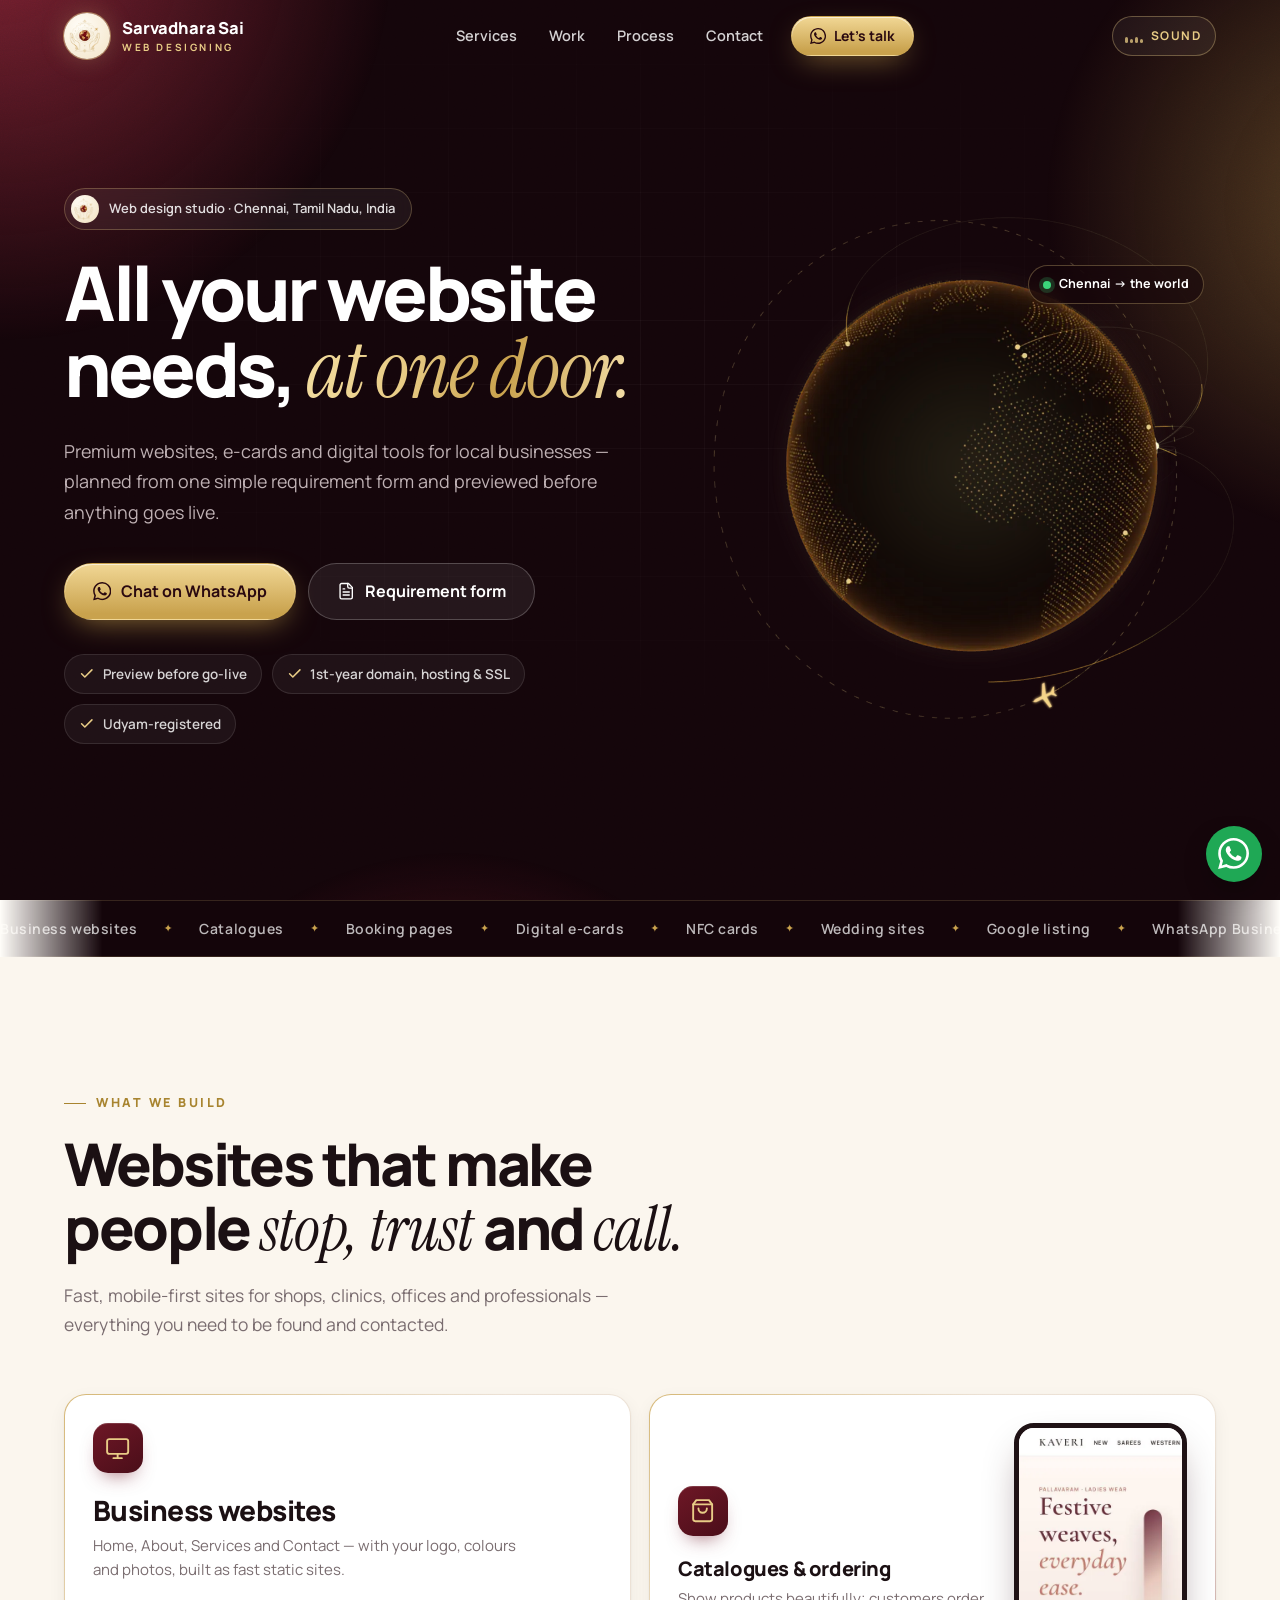
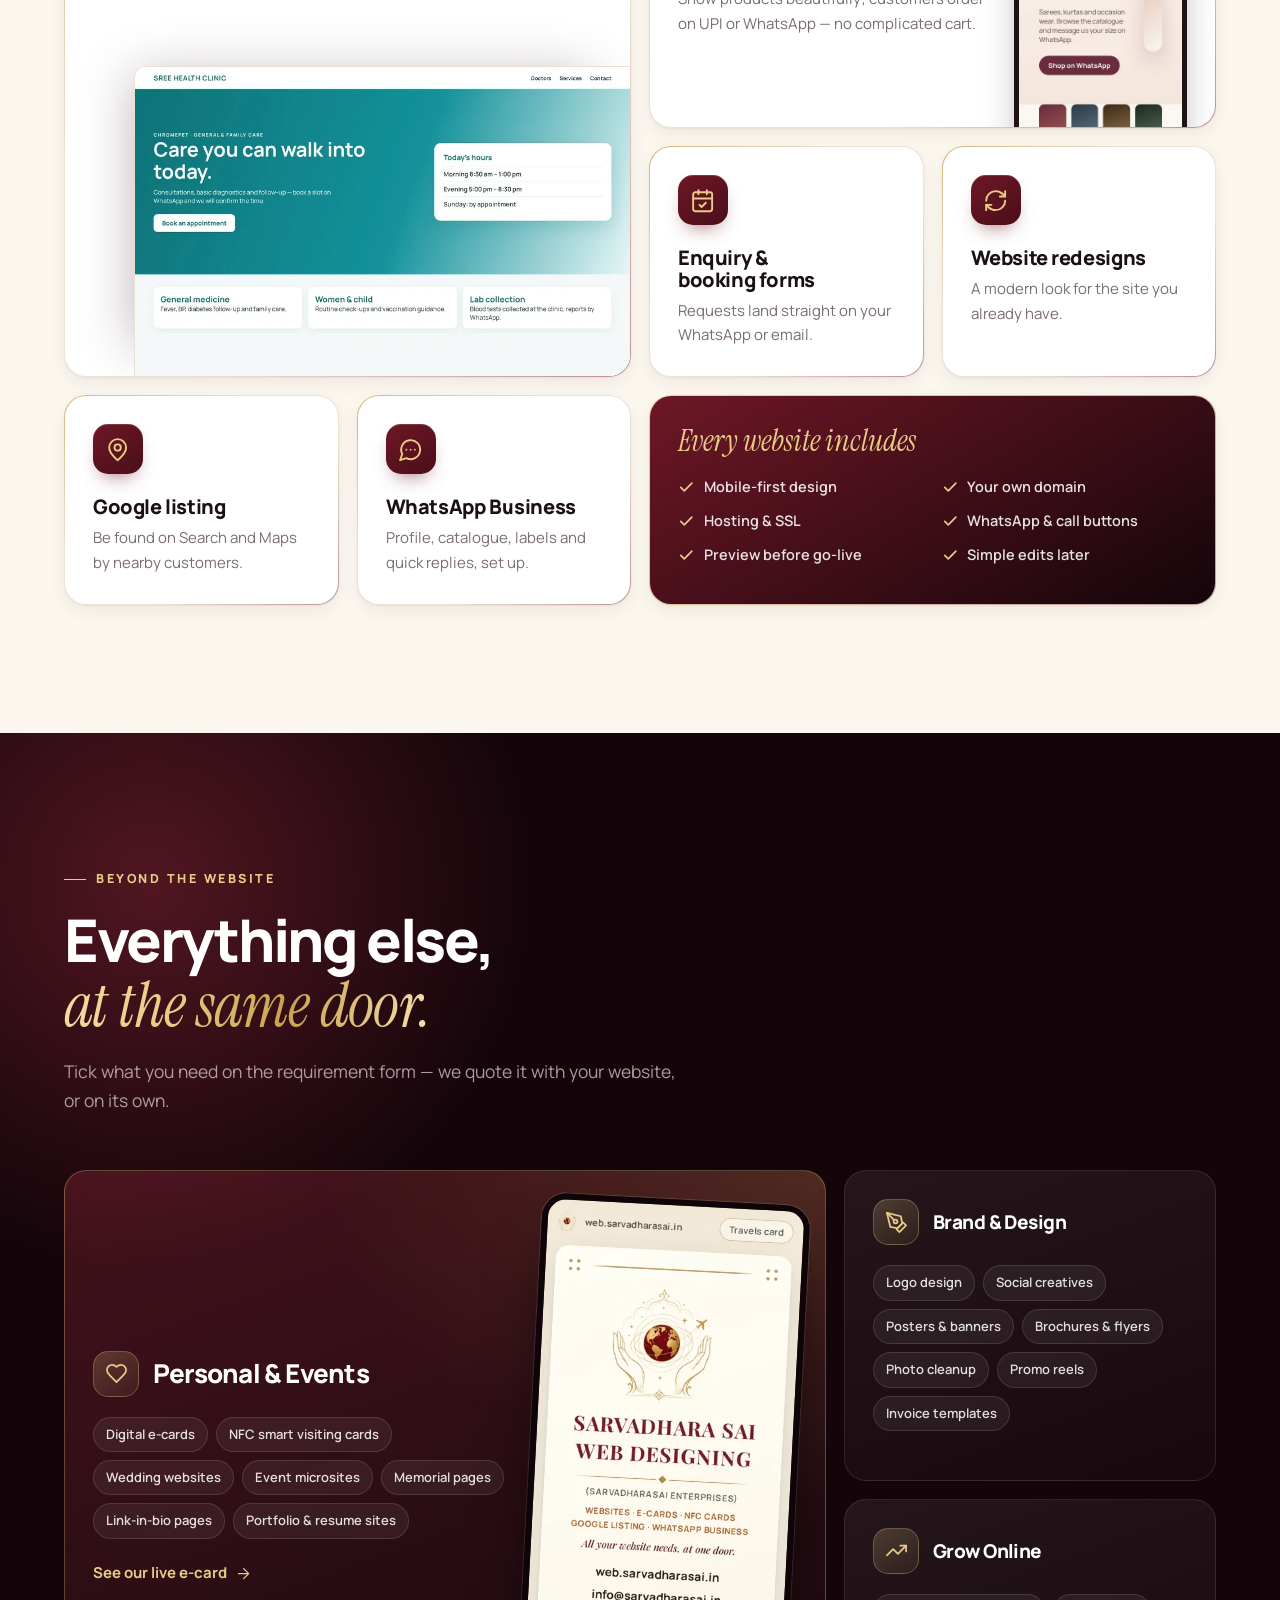
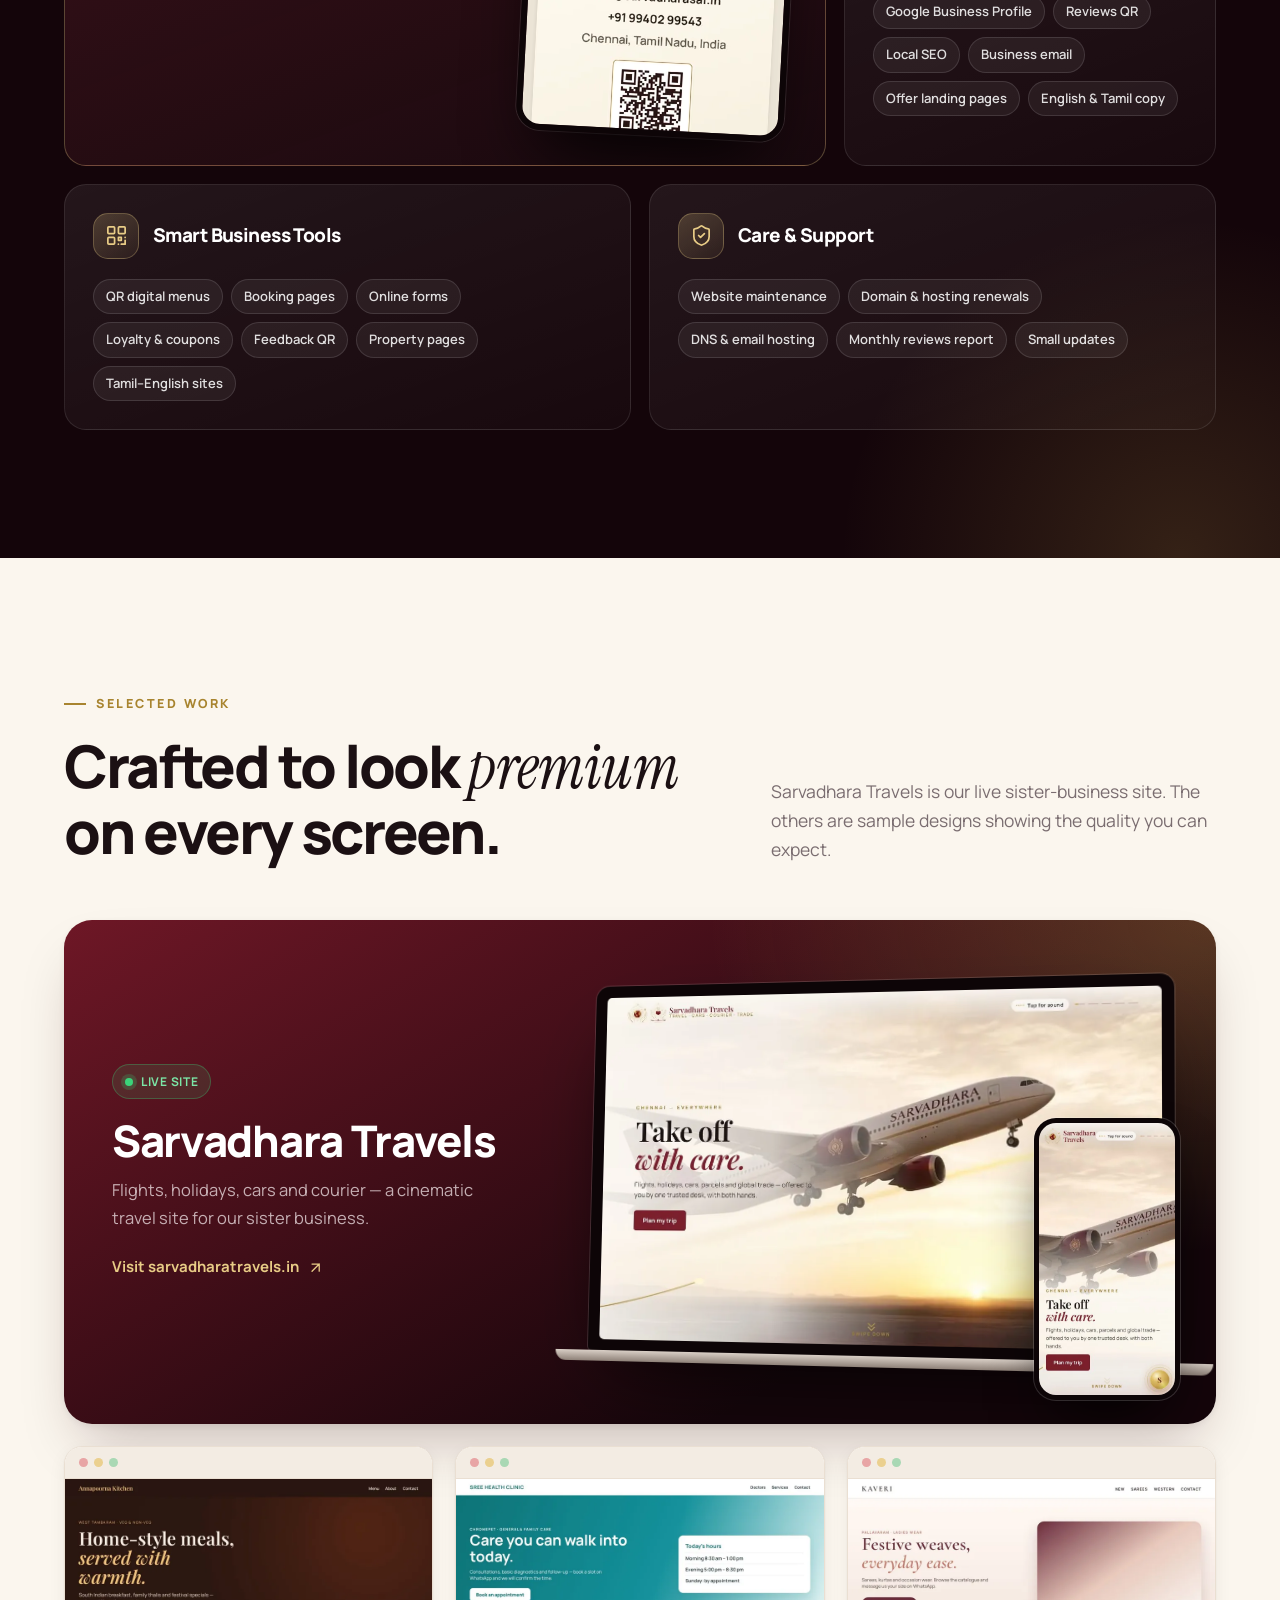
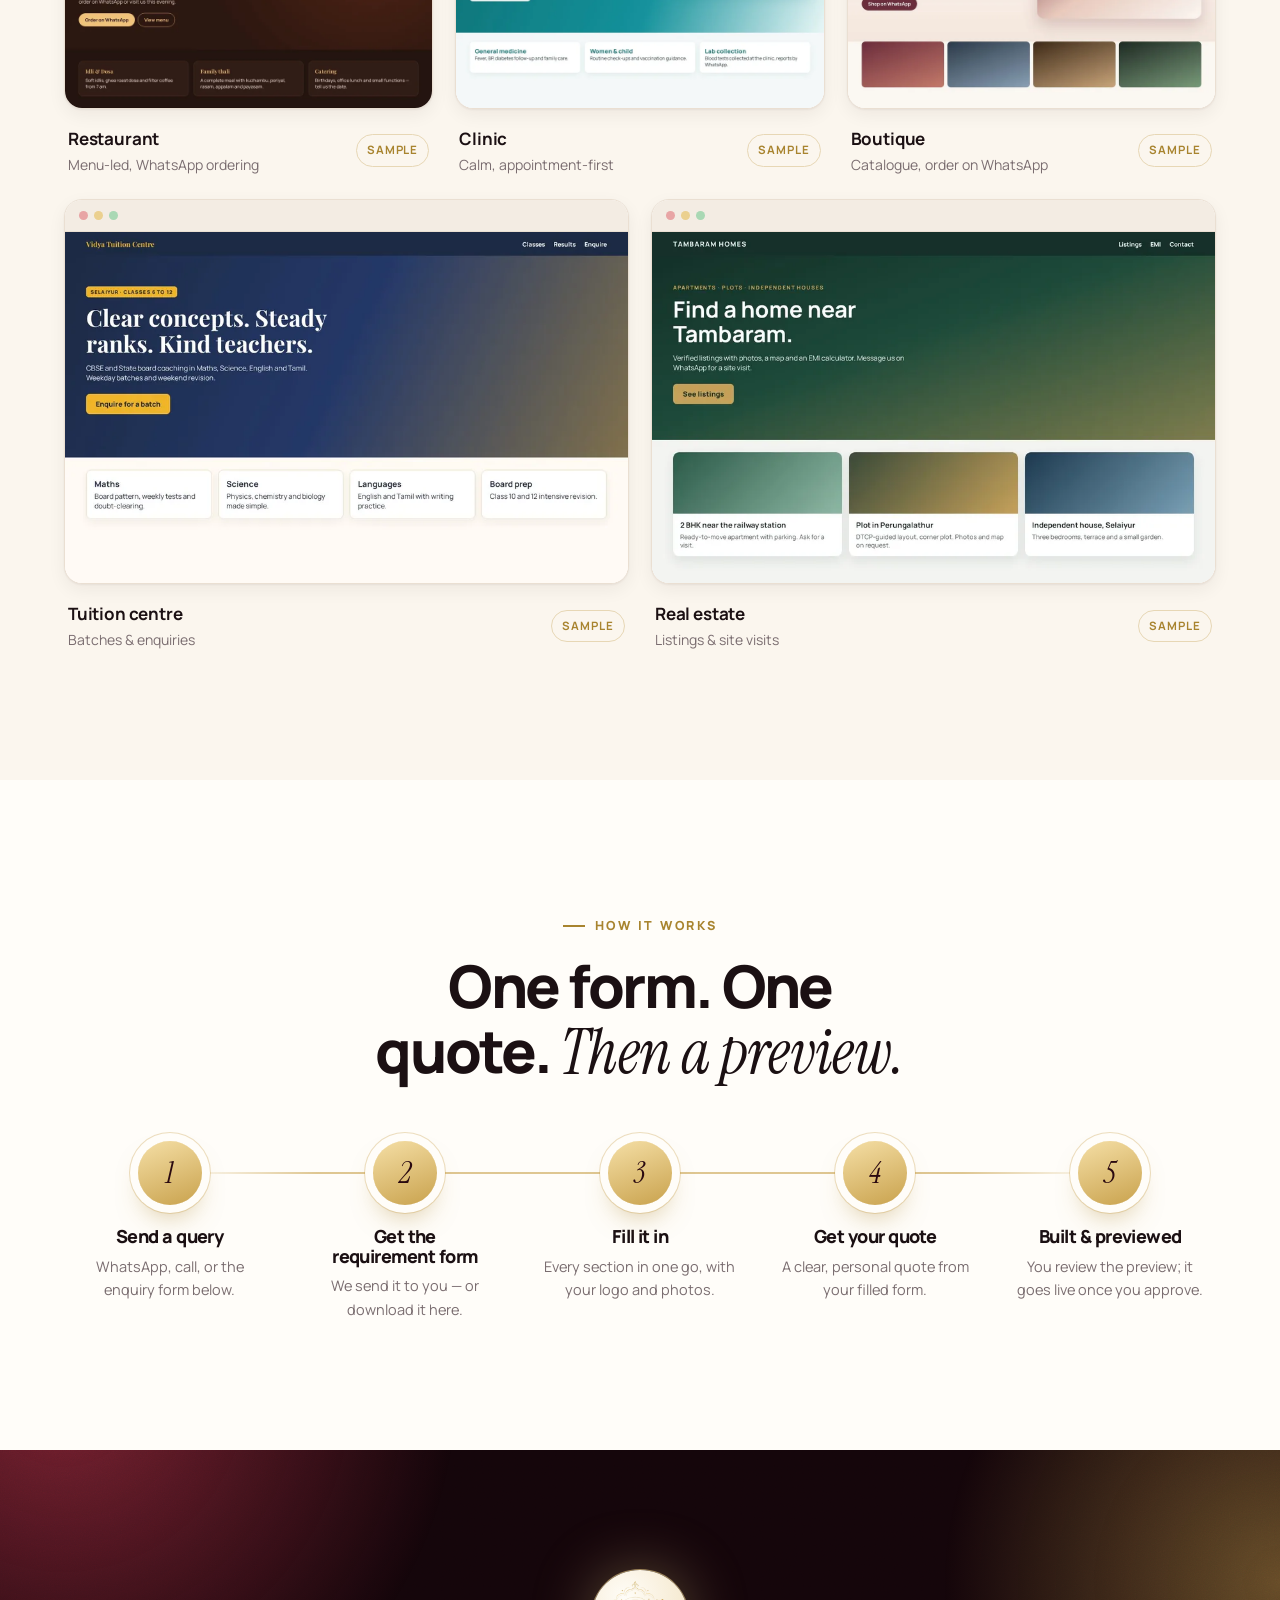
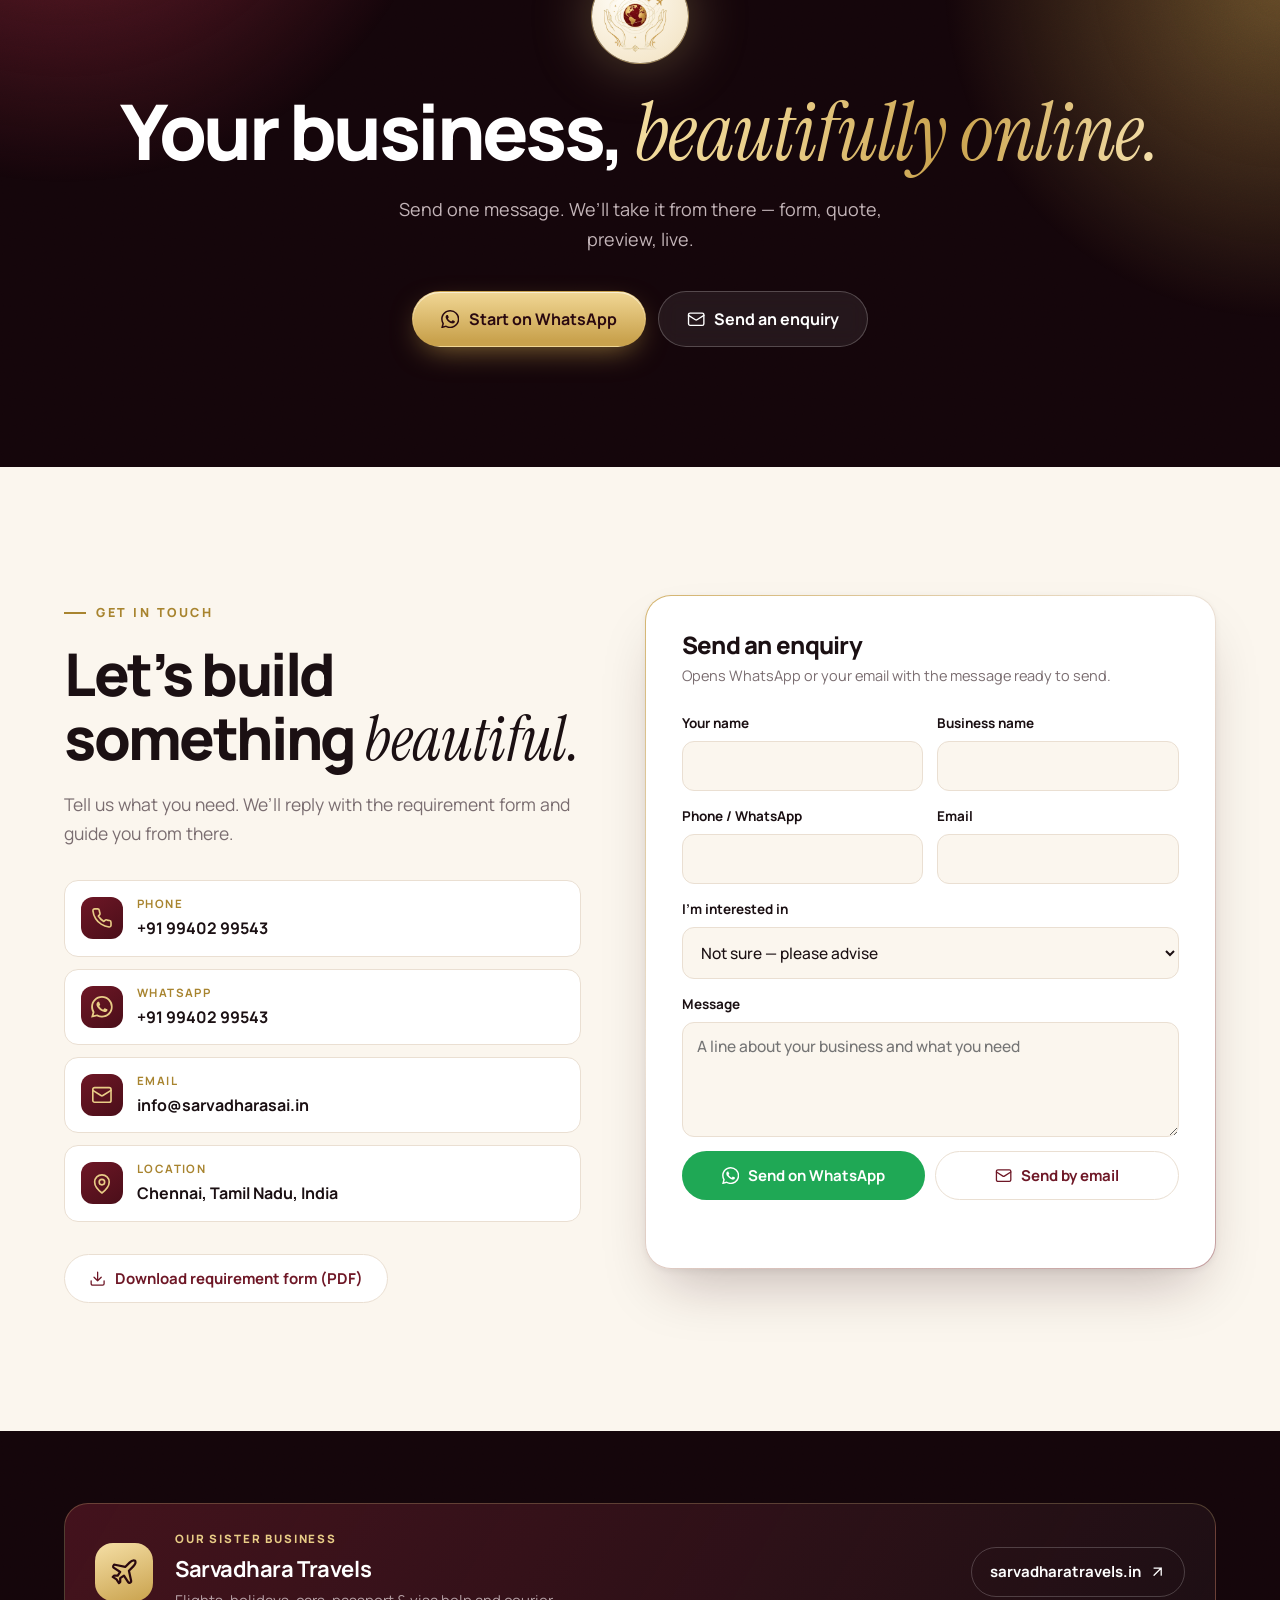
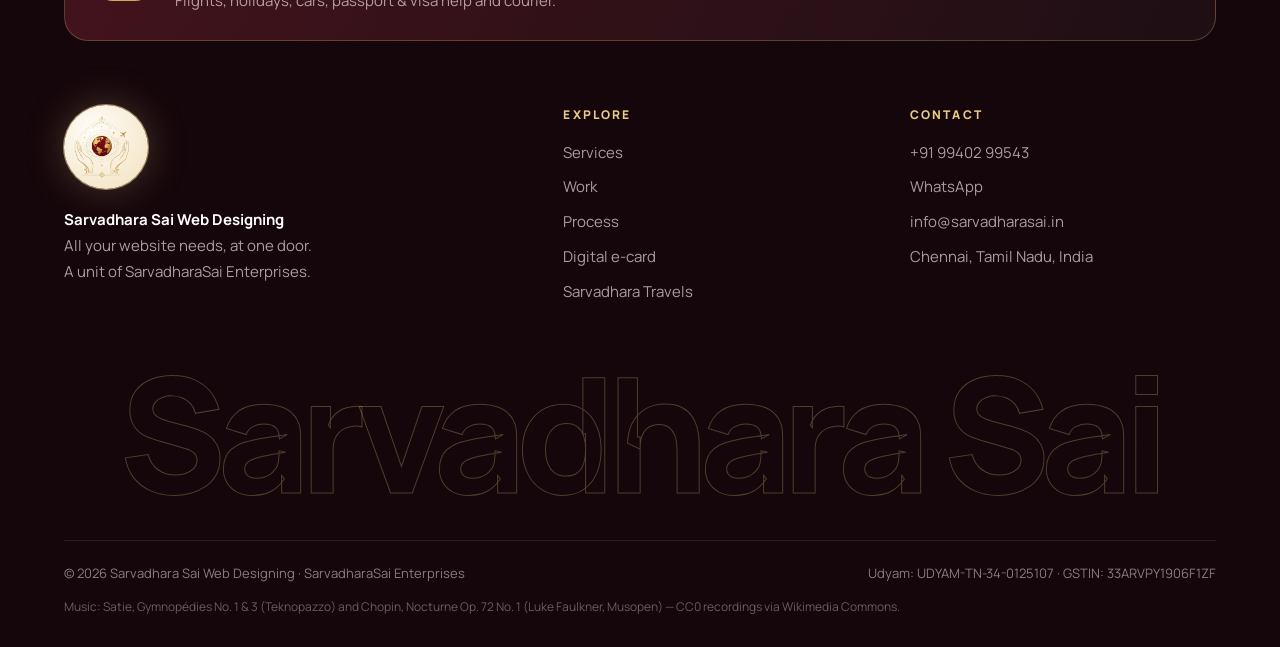
<file: index.html>
<!DOCTYPE html>
<html lang="en">
<head>
  <meta charset="UTF-8" />
  <meta name="viewport" content="width=device-width, initial-scale=1, viewport-fit=cover" />
  <title>Sarvadhara Sai Web Designing | Website Design in Chennai, Tamil Nadu, India</title>
  <meta name="description" content="All your website needs, at one door. Business websites, catalogues with WhatsApp ordering, booking forms, Google listing, digital e-cards and NFC cards — from Chennai, Tamil Nadu, India." />
  <meta name="theme-color" content="#1A060B" />
  <link rel="canonical" href="https://web.sarvadharasai.in/" />
  <meta property="og:type" content="website" />
  <meta property="og:title" content="Sarvadhara Sai Web Designing — All your website needs, at one door." />
  <meta property="og:description" content="Websites, e-cards and digital services for local businesses. Chennai, Tamil Nadu, India." />
  <meta property="og:image" content="https://web.sarvadharasai.in/assets/img/og-image.png" />
  <meta property="og:url" content="https://web.sarvadharasai.in/" />
  <meta property="og:locale" content="en_IN" />
  <meta name="twitter:card" content="summary_large_image" />
  <link rel="icon" href="favicon.ico" sizes="any" />
  <link rel="icon" type="image/png" sizes="32x32" href="favicon-32.png" />
  <link rel="apple-touch-icon" href="apple-touch-icon.png" />
  <link rel="manifest" href="site.webmanifest" />
  <link rel="preconnect" href="https://fonts.googleapis.com" />
  <link rel="preconnect" href="https://fonts.gstatic.com" crossorigin />
  <link href="https://fonts.googleapis.com/css2?family=Instrument+Serif:ital@0;1&family=Manrope:wght@400;500;600;700;800&display=swap" rel="stylesheet" />
  <link rel="preload" as="image" href="assets/img/emblem-480.webp" type="image/webp" />
  <link rel="stylesheet" href="assets/site.css?v=20261118v3" />
  <script type="application/ld+json">
  {"@context":"https://schema.org","@type":"ProfessionalService","name":"Sarvadhara Sai Web Designing","parentOrganization":{"@type":"Organization","name":"SarvadharaSai Enterprises"},"description":"All your website needs, at one door.","url":"https://web.sarvadharasai.in/","telephone":"+91-9940299543","email":"info@sarvadharasai.in","image":"https://web.sarvadharasai.in/assets/img/og-image.png","logo":"https://web.sarvadharasai.in/logo-512.png","address":{"@type":"PostalAddress","addressLocality":"Chennai","addressRegion":"Tamil Nadu","addressCountry":"IN"},"areaServed":["Chennai","Tamil Nadu","India"],"sameAs":["https://sarvadharatravels.in/"]}
  </script>
  <script>(function(){try{var d=document.documentElement;d.classList.add("js");var r=window.matchMedia&&matchMedia("(prefers-reduced-motion: reduce)").matches;if(!r&&!sessionStorage.getItem("sswd-intro")){d.classList.add("has-intro");sessionStorage.setItem("sswd-intro","1");}}catch(e){}})();</script>
</head>
<body>
<div class="intro" id="intro" aria-hidden="true">
  <div class="intro__curtain intro__curtain--l"></div>
  <div class="intro__curtain intro__curtain--r"></div>
  <div class="intro__dust"><i style="--x:-14.7vmax;--y:29.4vmax;--d:0.33s;--s:0.57"></i><i style="--x:-38.7vmax;--y:-8.9vmax;--d:0.03s;--s:0.96"></i><i style="--x:40.7vmax;--y:9.8vmax;--d:0.03s;--s:0.58"></i><i style="--x:-48.4vmax;--y:24.9vmax;--d:0.06s;--s:0.70"></i><i style="--x:-40.6vmax;--y:-41.9vmax;--d:0.29s;--s:0.86"></i><i style="--x:29.2vmax;--y:-4.4vmax;--d:0.43s;--s:0.76"></i><i style="--x:19.6vmax;--y:25.0vmax;--d:0.15s;--s:1.23"></i><i style="--x:19.7vmax;--y:42.3vmax;--d:0.32s;--s:0.84"></i><i style="--x:-28.7vmax;--y:-8.9vmax;--d:0.03s;--s:0.69"></i><i style="--x:-17.7vmax;--y:-37.8vmax;--d:0.16s;--s:1.03"></i><i style="--x:-36.0vmax;--y:10.9vmax;--d:0.40s;--s:1.13"></i><i style="--x:1.7vmax;--y:46.3vmax;--d:0.26s;--s:1.29"></i><i style="--x:-4.8vmax;--y:-36.9vmax;--d:0.49s;--s:0.61"></i><i style="--x:-45.5vmax;--y:25.7vmax;--d:0.08s;--s:0.94"></i><i style="--x:47.9vmax;--y:12.0vmax;--d:0.38s;--s:1.02"></i><i style="--x:27.0vmax;--y:-26.8vmax;--d:0.35s;--s:1.03"></i><i style="--x:-37.3vmax;--y:-20.5vmax;--d:0.42s;--s:1.35"></i><i style="--x:-48.6vmax;--y:8.0vmax;--d:0.03s;--s:1.13"></i><i style="--x:-36.0vmax;--y:-47.7vmax;--d:0.41s;--s:0.76"></i><i style="--x:-37.2vmax;--y:32.5vmax;--d:0.01s;--s:0.92"></i><i style="--x:15.6vmax;--y:27.6vmax;--d:0.03s;--s:1.19"></i><i style="--x:24.7vmax;--y:26.1vmax;--d:0.20s;--s:1.28"></i><i style="--x:37.1vmax;--y:20.5vmax;--d:0.27s;--s:1.30"></i><i style="--x:23.5vmax;--y:-50.5vmax;--d:0.14s;--s:0.87"></i><i style="--x:-35.5vmax;--y:43.7vmax;--d:0.48s;--s:0.64"></i><i style="--x:15.8vmax;--y:31.7vmax;--d:0.12s;--s:0.94"></i><i style="--x:-30.8vmax;--y:-19.3vmax;--d:0.00s;--s:0.88"></i><i style="--x:-31.4vmax;--y:33.8vmax;--d:0.48s;--s:1.12"></i><i style="--x:-47.5vmax;--y:-4.6vmax;--d:0.34s;--s:0.55"></i><i style="--x:42.8vmax;--y:-31.3vmax;--d:0.44s;--s:1.22"></i><i style="--x:-31.8vmax;--y:25.5vmax;--d:0.05s;--s:1.07"></i><i style="--x:27.9vmax;--y:11.5vmax;--d:0.10s;--s:0.65"></i><i style="--x:-15.9vmax;--y:25.1vmax;--d:0.00s;--s:0.64"></i><i style="--x:31.9vmax;--y:23.6vmax;--d:0.01s;--s:1.29"></i><i style="--x:-24.7vmax;--y:-21.5vmax;--d:0.13s;--s:0.81"></i><i style="--x:-21.0vmax;--y:24.1vmax;--d:0.42s;--s:1.39"></i></div>
  <div class="intro__mark">
    <svg class="intro__lines" viewBox="0 0 400 400" fill="none">
      <circle class="ln ln--1" cx="200" cy="200" r="176" pathLength="1"/>
      <circle class="ln ln--2" cx="200" cy="200" r="160" pathLength="1"/>
      <ellipse class="ln ln--3" cx="200" cy="200" rx="190" ry="62" transform="rotate(-18 200 200)" pathLength="1"/>
      <ellipse class="ln ln--4" cx="200" cy="200" rx="62" ry="190" transform="rotate(-18 200 200)" pathLength="1"/>
      <path class="ln ln--5" d="M40 300 Q200 360 360 300" pathLength="1"/>
      <path class="ln ln--6" d="M80 92 Q200 20 320 92" pathLength="1"/>
    </svg>
    <div class="intro__emblem"><img src="assets/img/emblem-480.webp" width="480" height="464" alt="" /><span class="intro__shine"></span></div>
  </div>
  <p class="intro__word"><b>Sarvadhara Sai</b><span>Web Designing</span></p>
  <button class="intro__skip" id="introSkip" type="button" tabindex="-1">Skip intro</button>
</div>
<svg width="0" height="0" style="position:absolute" aria-hidden="true">
  <defs>
    <symbol id="i-wa" viewBox="0 0 24 24"><path fill="currentColor" stroke="none" d="M17.472 14.382c-.297-.149-1.758-.867-2.03-.967-.273-.099-.471-.148-.67.15-.197.297-.767.966-.94 1.164-.173.199-.347.223-.644.075-.297-.15-1.255-.463-2.39-1.475-.883-.788-1.48-1.761-1.653-2.059-.173-.297-.018-.458.13-.606.134-.133.298-.347.446-.52.149-.174.198-.298.298-.497.099-.198.05-.371-.025-.52-.075-.149-.669-1.612-.916-2.207-.242-.579-.487-.5-.669-.51-.173-.008-.371-.01-.57-.01-.198 0-.52.074-.792.372-.272.297-1.04 1.016-1.04 2.479 0 1.462 1.065 2.875 1.213 3.074.149.198 2.096 3.2 5.077 4.487.709.306 1.262.489 1.694.625.712.227 1.36.195 1.871.118.571-.085 1.758-.719 2.006-1.413.248-.694.248-1.289.173-1.413-.074-.124-.272-.198-.57-.347m-5.421 7.403h-.004a9.87 9.87 0 0 1-5.031-1.378l-.361-.214-3.741.982.998-3.648-.235-.374a9.86 9.86 0 0 1-1.51-5.26c.001-5.45 4.436-9.884 9.888-9.884 2.64 0 5.122 1.03 6.988 2.898a9.825 9.825 0 0 1 2.893 6.994c-.003 5.45-4.437 9.884-9.885 9.884m8.413-18.297A11.815 11.815 0 0 0 12.05 0C5.495 0 .16 5.335.157 11.892c0 2.096.547 4.142 1.588 5.945L.057 24l6.305-1.654a11.882 11.882 0 0 0 5.683 1.448h.005c6.554 0 11.89-5.335 11.893-11.893a11.821 11.821 0 0 0-3.48-8.413Z"/></symbol>
    <symbol id="i-monitor" viewBox="0 0 24 24"><rect x="2" y="3" width="20" height="14" rx="2"/><path d="M8 21h8M12 17v4"/></symbol>
    <symbol id="i-bag" viewBox="0 0 24 24"><path d="M6 2 3 6v14a2 2 0 0 0 2 2h14a2 2 0 0 0 2-2V6l-3-4z"/><path d="M3 6h18"/><path d="M16 10a4 4 0 0 1-8 0"/></symbol>
    <symbol id="i-cal" viewBox="0 0 24 24"><rect x="3" y="4" width="18" height="18" rx="2"/><path d="M16 2v4M8 2v4M3 10h18"/><path d="m9 16 2 2 4-4"/></symbol>
    <symbol id="i-refresh" viewBox="0 0 24 24"><path d="M3 12a9 9 0 0 1 9-9 9.75 9.75 0 0 1 6.74 2.74L21 8"/><path d="M21 3v5h-5"/><path d="M21 12a9 9 0 0 1-9 9 9.75 9.75 0 0 1-6.74-2.74L3 16"/><path d="M8 16H3v5"/></symbol>
    <symbol id="i-pin" viewBox="0 0 24 24"><path d="M20 10c0 6-8 12-8 12s-8-6-8-12a8 8 0 0 1 16 0Z"/><circle cx="12" cy="10" r="3"/></symbol>
    <symbol id="i-chat" viewBox="0 0 24 24"><path d="M7.9 20A9 9 0 1 0 4 16.1L2 22Z"/><path d="M8 12h.01M12 12h.01M16 12h.01"/></symbol>
    <symbol id="i-pen" viewBox="0 0 24 24"><path d="m12 19 7-7 3 3-7 7-3-3z"/><path d="m18 13-1.5-7.5L2 2l3.5 14.5L13 18l5-5z"/><path d="m2 2 7.586 7.586"/><circle cx="11" cy="11" r="2"/></symbol>
    <symbol id="i-trend" viewBox="0 0 24 24"><path d="m22 7-8.5 8.5-5-5L2 17"/><path d="M16 7h6v6"/></symbol>
    <symbol id="i-qr" viewBox="0 0 24 24"><rect x="3" y="3" width="7" height="7" rx="1"/><rect x="14" y="3" width="7" height="7" rx="1"/><rect x="3" y="14" width="7" height="7" rx="1"/><path d="M14 14h3v3h-3zM21 14v.01M14 21h.01M17 21h4v-4"/></symbol>
    <symbol id="i-heart" viewBox="0 0 24 24"><path d="M19 14c1.49-1.46 3-3.21 3-5.5A5.5 5.5 0 0 0 16.5 3c-1.76 0-3 .5-4.5 2-1.5-1.5-2.74-2-4.5-2A5.5 5.5 0 0 0 2 8.5c0 2.3 1.5 4.05 3 5.5l7 7Z"/></symbol>
    <symbol id="i-shield" viewBox="0 0 24 24"><path d="M20 13c0 5-3.5 7.5-7.66 8.95a1 1 0 0 1-.67-.01C7.5 20.5 4 18 4 13V6a1 1 0 0 1 1-1c2 0 4.5-1.2 6.24-2.72a1.17 1.17 0 0 1 1.52 0C14.51 3.81 17 5 19 5a1 1 0 0 1 1 1z"/><path d="m9 12 2 2 4-4"/></symbol>
    <symbol id="i-check" viewBox="0 0 24 24"><path d="M20 6 9 17l-5-5"/></symbol>
    <symbol id="i-phone" viewBox="0 0 24 24"><path d="M22 16.92v3a2 2 0 0 1-2.18 2 19.79 19.79 0 0 1-8.63-3.07 19.5 19.5 0 0 1-6-6 19.79 19.79 0 0 1-3.07-8.67A2 2 0 0 1 4.11 2h3a2 2 0 0 1 2 1.72c.127.96.361 1.903.7 2.81a2 2 0 0 1-.45 2.11L8.09 9.91a16 16 0 0 0 6 6l1.27-1.27a2 2 0 0 1 2.11-.45c.907.339 1.85.573 2.81.7A2 2 0 0 1 22 16.92z"/></symbol>
    <symbol id="i-mail" viewBox="0 0 24 24"><rect x="2" y="4" width="20" height="16" rx="2"/><path d="m22 7-8.97 5.7a1.94 1.94 0 0 1-2.06 0L2 7"/></symbol>
    <symbol id="i-file" viewBox="0 0 24 24"><path d="M15 2H6a2 2 0 0 0-2 2v16a2 2 0 0 0 2 2h12a2 2 0 0 0 2-2V7Z"/><path d="M14 2v4a2 2 0 0 0 2 2h4"/><path d="M16 13H8M16 17H8M10 9H8"/></symbol>
    <symbol id="i-edit" viewBox="0 0 24 24"><path d="M12 20h9"/><path d="M16.376 3.622a1 1 0 0 1 3.002 3.002L7.368 18.635a2 2 0 0 1-.855.506l-2.872.838a.5.5 0 0 1-.62-.62l.838-2.872a2 2 0 0 1 .506-.854z"/></symbol>
    <symbol id="i-quote" viewBox="0 0 24 24"><path d="M12 2v20M17 5H9.5a3.5 3.5 0 0 0 0 7h5a3.5 3.5 0 0 1 0 7H6"/></symbol>
    <symbol id="i-rocket" viewBox="0 0 24 24"><path d="M4.5 16.5c-1.5 1.26-2 5-2 5s3.74-.5 5-2c.71-.84.7-2.13-.09-2.91a2.18 2.18 0 0 0-2.91-.09z"/><path d="m12 15-3-3a22 22 0 0 1 2-3.95A12.88 12.88 0 0 1 22 2c0 2.72-.78 7.5-6 11a22.35 22.35 0 0 1-4 2z"/><path d="M9 12H4s.55-3.03 2-4c1.62-1.08 5 0 5 0M12 15v5s3.03-.55 4-2c1.08-1.62 0-5 0-5"/></symbol>
    <symbol id="i-down" viewBox="0 0 24 24"><path d="M21 15v4a2 2 0 0 1-2 2H5a2 2 0 0 1-2-2v-4"/><path d="m7 10 5 5 5-5M12 15V3"/></symbol>
    <symbol id="i-arrow" viewBox="0 0 24 24"><path d="M5 12h14M12 5l7 7-7 7"/></symbol>
    <symbol id="i-ext" viewBox="0 0 24 24"><path d="M7 7h10v10M7 17 17 7"/></symbol>
    <symbol id="i-menu" viewBox="0 0 24 24"><path d="M4 7h16M4 12h16M4 17h16"/></symbol>
    <symbol id="i-x" viewBox="0 0 24 24"><path d="M18 6 6 18M6 6l12 12"/></symbol>
    <symbol id="i-plane" viewBox="0 0 24 24"><path d="M17.8 19.2 16 11l3.5-3.5C21 6 21.5 4 21 3c-1-.5-3 0-4.5 1.5L13 8 4.8 6.2c-.5-.1-.9.1-1.1.5l-.3.5c-.2.5-.1 1 .3 1.3L9 12l-2 3H4l-1 1 3 2 2 3 1-1v-3l3-2 3.5 5.3c.3.4.8.5 1.3.3l.5-.2c.4-.3.6-.7.5-1.2z"/></symbol>
      <symbol id="i-spark" viewBox="0 0 24 24"><path d="M12 3l1.9 5.6 5.6 1.9-5.6 1.9L12 18l-1.9-5.6-5.6-1.9 5.6-1.9z"/></symbol>
  </defs>
</svg>

<a class="skip" href="#main">Skip to content</a>

<header class="hdr" id="top">
  <div class="wrap hdr__in">
    <a class="brand" href="#top" aria-label="Sarvadhara Sai Web Designing — home">
      <span class="brand__mark"><picture><source srcset="assets/img/emblem-96.webp" type="image/webp" /><img src="assets/img/emblem-96.png" width="96" height="93" alt="" /></picture></span>
      <span class="brand__txt"><b>Sarvadhara Sai</b><small>Web Designing</small></span>
    </a>
    <nav class="nav" id="nav" aria-label="Main">
      <a href="#services">Services</a>
      <a href="#work">Work</a>
      <a href="#process">Process</a>
      <a href="#contact">Contact</a>
      <a class="btn btn--gold btn--sm nav__cta" href="https://wa.me/919940299543?text=Hello%20Sarvadhara%20Sai%20Web%20Designing%2C%20I%20would%20like%20a%20website." target="_blank" rel="noopener"><svg class="ico"><use href="#i-wa"/></svg>Let’s talk</a>
    </nav>
    <div class="hdr__tools">
    <button class="sound" id="soundBtn" type="button" aria-pressed="false" aria-label="Play background music" title="Background music"><span class="eq" aria-hidden="true"><i></i><i></i><i></i><i></i></span><span class="sound__lbl">Sound</span></button>
    <button class="menu-btn" id="menuBtn" type="button" aria-controls="nav" aria-expanded="false" aria-label="Open menu"><svg class="ico"><use href="#i-menu"/></svg></button>
    </div>
  </div>
</header>
<audio id="bgmA" preload="auto" src="assets/audio/playlist-1.mp3"></audio>
<audio id="bgmB" preload="none"></audio>

<main id="main">
  <!-- HERO -->
  <section class="hero" id="hero">
    <div class="aurora" aria-hidden="true"><span class="a1"></span><span class="a2"></span><span class="a3"></span></div>
    <div class="grain" aria-hidden="true"></div>
    <div class="wrap hero__in">
      <div class="hero__copy">
        <p class="pill enter" style="--d:.05s"><span class="pill__mark"><img src="assets/img/emblem-96.webp" width="96" height="93" alt="" /></span>Web design studio · Chennai, Tamil Nadu, India</p>
        <h1 class="enter" style="--d:.15s">All your website needs, <em class="serif gold">at one door.</em></h1>
        <p class="lead enter" style="--d:.3s">Premium websites, e-cards and digital tools for local businesses — planned from one simple requirement form and previewed before anything goes live.</p>
        <div class="cta-row enter" style="--d:.42s">
          <a class="btn btn--gold btn--lg" href="https://wa.me/919940299543?text=Hello%20Sarvadhara%20Sai%20Web%20Designing%2C%20I%20would%20like%20a%20website." target="_blank" rel="noopener"><svg class="ico"><use href="#i-wa"/></svg>Chat on WhatsApp</a>
          <a class="btn btn--glass btn--lg" href="assets/Website-Requirement-Form.pdf" download><svg class="ico"><use href="#i-file"/></svg>Requirement form</a>
        </div>
        <ul class="hero__trust enter" style="--d:.55s">
          <li><svg class="ico"><use href="#i-check"/></svg>Preview before go-live</li>
          <li><svg class="ico"><use href="#i-check"/></svg>1st-year domain, hosting &amp; SSL</li>
          <li><svg class="ico"><use href="#i-check"/></svg>Udyam-registered</li>
        </ul>
      </div>

      <div class="hero__visual">
        <div class="globe" id="globe" aria-hidden="true">
          <img class="globe__fallback" src="assets/img/globe-fallback.webp" width="900" height="900" alt="" />
          <div class="globe__glow"></div>
          <span class="globe__tag"><span class="chip__dot"></span>Chennai → the world</span>
        </div>

        <div class="build" id="build" aria-label="Sample website being built">
          <div class="build__bar">
            <span class="build__dots"><i></i><i></i><i></i></span>
            <span class="build__url"><svg class="ico" viewBox="0 0 24 24"><rect x="5" y="11" width="14" height="10" rx="2"/><path d="M8 11V7a4 4 0 0 1 8 0v4"/></svg><span class="build__typed">yourbusiness.in</span><span class="build__caret"></span></span>
          </div>
          <div class="build__view">
            <div class="sk">
              <div class="sk__nav"><b class="sk__logo"><span class="sk__t">Annapoorna</span></b><i></i><i></i><i></i></div>
              <div class="sk__hero">
                <div class="sk__copy">
                  <i class="sk__eyebrow"></i>
                  <b class="sk__h1"><span class="sk__t">Home-style meals,</span></b>
                  <b class="sk__h1 sk__h1--2"><span class="sk__t">served with warmth.</span></b>
                  <i class="sk__p"></i><i class="sk__p sk__p--2"></i>
                  <div class="sk__btns"><b class="sk__btn"><span class="sk__t">Order now</span></b><b class="sk__btn sk__btn--ghost"><span class="sk__t">Menu</span></b></div>
                </div>
                <i class="sk__img"></i>
              </div>
              <div class="sk__cards"><i></i><i></i><i></i></div>
            </div>
            <img class="build__shot" src="assets/img/portfolio/restaurant-desktop-880.webp" width="880" height="550" alt="Finished sample restaurant website" />
            <span class="build__live"><svg class="ico"><use href="#i-check"/></svg>Live</span>
            <span class="build__cursor" aria-hidden="true"><svg viewBox="0 0 24 24"><path d="M4 2l16 9-7 2-3 7z" fill="#fff" stroke="#1B1013" stroke-width="1.5" stroke-linejoin="round"/></svg></span>
          </div>
        </div>
      </div>
    </div>
  </section>

  <!-- MARQUEE -->
  <div class="marquee" aria-label="Services we offer">
    <div class="marquee__track">
      <ul><li>Business websites</li><li>Catalogues</li><li>Booking pages</li><li>Digital e-cards</li><li>NFC cards</li><li>Wedding sites</li><li>Google listing</li><li>WhatsApp Business</li><li>QR menus</li><li>Redesigns</li><li>Tamil–English sites</li></ul>
      <ul aria-hidden="true"><li>Business websites</li><li>Catalogues</li><li>Booking pages</li><li>Digital e-cards</li><li>NFC cards</li><li>Wedding sites</li><li>Google listing</li><li>WhatsApp Business</li><li>QR menus</li><li>Redesigns</li><li>Tamil–English sites</li></ul>
    </div>
  </div>

  <!-- SERVICES -->
  <section class="sec sec--cream" id="services">
    <div class="wrap">
      <div class="sec__head" data-rv>
        <p class="eyebrow">What we build</p>
        <h2>Websites that make people <em class="serif">stop, trust</em> and <em class="serif">call.</em></h2>
        <p class="sub">Fast, mobile-first sites for shops, clinics, offices and professionals — everything you need to be found and contacted.</p>
      </div>
      <div class="bento">
        <article class="tile tile--hero" data-rv>
          <span class="tile__ico"><svg class="ico"><use href="#i-monitor"/></svg></span>
          <h3>Business websites</h3>
          <p>Home, About, Services and Contact — with your logo, colours and photos, built as fast static sites.</p>
          <div class="tile__shot"><img src="assets/img/portfolio/clinic-desktop-880.webp" width="880" height="550" alt="" loading="lazy" /></div>
        </article>
        <article class="tile tile--wide" data-rv>
          <div class="tile__row">
            <div>
              <span class="tile__ico"><svg class="ico"><use href="#i-bag"/></svg></span>
              <h3>Catalogues &amp; ordering</h3>
              <p>Show products beautifully; customers order on UPI or WhatsApp — no complicated cart.</p>
            </div>
            <div class="tile__phone"><img src="assets/img/portfolio/boutique-mobile.webp" width="390" height="780" alt="" loading="lazy" /></div>
          </div>
        </article>
        <article class="tile" data-rv><span class="tile__ico"><svg class="ico"><use href="#i-cal"/></svg></span><h3>Enquiry &amp; booking forms</h3><p>Requests land straight on your WhatsApp or email.</p></article>
        <article class="tile" data-rv><span class="tile__ico"><svg class="ico"><use href="#i-refresh"/></svg></span><h3>Website redesigns</h3><p>A modern look for the site you already have.</p></article>
        <article class="tile" data-rv><span class="tile__ico"><svg class="ico"><use href="#i-pin"/></svg></span><h3>Google listing</h3><p>Be found on Search and Maps by nearby customers.</p></article>
        <article class="tile" data-rv><span class="tile__ico"><svg class="ico"><use href="#i-chat"/></svg></span><h3>WhatsApp Business</h3><p>Profile, catalogue, labels and quick replies, set up.</p></article>
        <article class="tile tile--dark tile--wide" data-rv>
          <p class="tile__k">Every website includes</p>
          <ul class="ticks">
            <li><svg class="ico"><use href="#i-check"/></svg>Mobile-first design</li>
            <li><svg class="ico"><use href="#i-check"/></svg>Your own domain</li>
            <li><svg class="ico"><use href="#i-check"/></svg>Hosting &amp; SSL</li>
            <li><svg class="ico"><use href="#i-check"/></svg>WhatsApp &amp; call buttons</li>
            <li><svg class="ico"><use href="#i-check"/></svg>Preview before go-live</li>
            <li><svg class="ico"><use href="#i-check"/></svg>Simple edits later</li>
          </ul>
        </article>
      </div>
    </div>
  </section>

  <!-- DIGITAL SERVICES -->
  <section class="sec sec--night">
    <div class="glow glow--l" aria-hidden="true"></div>
    <div class="wrap">
      <div class="sec__head" data-rv>
        <p class="eyebrow eyebrow--gold">Beyond the website</p>
        <h2>Everything else, <em class="serif gold">at the same door.</em></h2>
        <p class="sub">Tick what you need on the requirement form — we quote it with your website, or on its own.</p>
      </div>
      <div class="dgrid">
        <article class="glass glass--feature" data-rv>
          <div class="glass__body">
            <div class="glass__top"><span class="tile__ico tile__ico--glass"><svg class="ico"><use href="#i-heart"/></svg></span><h3>Personal &amp; Events</h3></div>
            <ul class="chips"><li>Digital e-cards</li><li>NFC smart visiting cards</li><li>Wedding websites</li><li>Event microsites</li><li>Memorial pages</li><li>Link-in-bio pages</li><li>Portfolio &amp; resume sites</li></ul>
            <a class="link" href="card/">See our live e-card <svg class="ico"><use href="#i-arrow"/></svg></a>
          </div>
          <div class="glass__phone"><img src="assets/img/portfolio/ecard-mobile.webp" width="360" height="740" alt="Sarvadhara Sai Web Designing digital e-card" loading="lazy" /></div>
        </article>
        <article class="glass" data-rv>
          <div class="glass__top"><span class="tile__ico tile__ico--glass"><svg class="ico"><use href="#i-pen"/></svg></span><h3>Brand &amp; Design</h3></div>
          <ul class="chips"><li>Logo design</li><li>Social creatives</li><li>Posters &amp; banners</li><li>Brochures &amp; flyers</li><li>Photo cleanup</li><li>Promo reels</li><li>Invoice templates</li></ul>
        </article>
        <article class="glass" data-rv>
          <div class="glass__top"><span class="tile__ico tile__ico--glass"><svg class="ico"><use href="#i-trend"/></svg></span><h3>Grow Online</h3></div>
          <ul class="chips"><li>Google Business Profile</li><li>Reviews QR</li><li>Local SEO</li><li>Business email</li><li>Offer landing pages</li><li>English &amp; Tamil copy</li></ul>
        </article>
        <article class="glass" data-rv>
          <div class="glass__top"><span class="tile__ico tile__ico--glass"><svg class="ico"><use href="#i-qr"/></svg></span><h3>Smart Business Tools</h3></div>
          <ul class="chips"><li>QR digital menus</li><li>Booking pages</li><li>Online forms</li><li>Loyalty &amp; coupons</li><li>Feedback QR</li><li>Property pages</li><li>Tamil–English sites</li></ul>
        </article>
        <article class="glass" data-rv>
          <div class="glass__top"><span class="tile__ico tile__ico--glass"><svg class="ico"><use href="#i-shield"/></svg></span><h3>Care &amp; Support</h3></div>
          <ul class="chips"><li>Website maintenance</li><li>Domain &amp; hosting renewals</li><li>DNS &amp; email hosting</li><li>Monthly reviews report</li><li>Small updates</li></ul>
        </article>
      </div>
    </div>
  </section>

  <!-- WORK -->
  <section class="sec sec--cream" id="work">
    <div class="wrap">
      <div class="sec__head sec__head--split" data-rv>
        <div>
          <p class="eyebrow">Selected work</p>
          <h2>Crafted to look <em class="serif">premium</em> on every screen.</h2>
        </div>
        <p class="sub">Sarvadhara Travels is our live sister-business site. The others are sample designs showing the quality you can expect.</p>
      </div>

      <a class="feat" href="https://sarvadharatravels.in/" target="_blank" rel="noopener" data-rv>
        <div class="feat__copy">
          <span class="tag tag--live"><span class="chip__dot"></span>Live site</span>
          <h3>Sarvadhara Travels</h3>
          <p>Flights, holidays, cars and courier — a cinematic travel site for our sister business.</p>
          <span class="link link--light">Visit sarvadharatravels.in <svg class="ico"><use href="#i-ext"/></svg></span>
        </div>
        <div class="feat__devices">
          <div class="mini-laptop"><div class="mini-laptop__screen"><img src="assets/img/portfolio/travels-desktop-1120.webp" width="1120" height="700" alt="Sarvadhara Travels website on a laptop" loading="lazy" /></div><div class="mini-laptop__base"></div></div>
          <div class="mini-phone"><img src="assets/img/portfolio/travels-mobile.webp" width="390" height="780" alt="Sarvadhara Travels website on a phone" loading="lazy" /></div>
        </div>
      </a>

      <div class="works">
        <figure class="wcard" data-rv><div class="wcard__frame"><span class="wcard__bar"><i></i><i></i><i></i></span><img src="assets/img/portfolio/restaurant-desktop-880.webp" width="880" height="550" alt="Sample restaurant website" loading="lazy" /></div><figcaption><b>Restaurant</b><span>Menu-led, WhatsApp ordering</span><em>Sample</em></figcaption></figure>
        <figure class="wcard" data-rv><div class="wcard__frame"><span class="wcard__bar"><i></i><i></i><i></i></span><img src="assets/img/portfolio/clinic-desktop-880.webp" width="880" height="550" alt="Sample clinic website" loading="lazy" /></div><figcaption><b>Clinic</b><span>Calm, appointment-first</span><em>Sample</em></figcaption></figure>
        <figure class="wcard" data-rv><div class="wcard__frame"><span class="wcard__bar"><i></i><i></i><i></i></span><img src="assets/img/portfolio/boutique-desktop-880.webp" width="880" height="550" alt="Sample boutique catalogue website" loading="lazy" /></div><figcaption><b>Boutique</b><span>Catalogue, order on WhatsApp</span><em>Sample</em></figcaption></figure>
        <figure class="wcard" data-rv><div class="wcard__frame"><span class="wcard__bar"><i></i><i></i><i></i></span><img src="assets/img/portfolio/tuition-desktop-880.webp" width="880" height="550" alt="Sample tuition centre website" loading="lazy" /></div><figcaption><b>Tuition centre</b><span>Batches &amp; enquiries</span><em>Sample</em></figcaption></figure>
        <figure class="wcard" data-rv><div class="wcard__frame"><span class="wcard__bar"><i></i><i></i><i></i></span><img src="assets/img/portfolio/realty-desktop-880.webp" width="880" height="550" alt="Sample real estate website" loading="lazy" /></div><figcaption><b>Real estate</b><span>Listings &amp; site visits</span><em>Sample</em></figcaption></figure>
      </div>
      <p class="swipe">Swipe to see more →</p>
    </div>
  </section>

  <!-- PROCESS -->
  <section class="sec sec--white" id="process">
    <div class="wrap">
      <div class="sec__head sec__head--center" data-rv>
        <p class="eyebrow">How it works</p>
        <h2>One form. One quote. <em class="serif">Then a preview.</em></h2>
      </div>
      <ol class="timeline">
        <li data-rv><span class="tl__n">1</span><h3>Send a query</h3><p>WhatsApp, call, or the enquiry form below.</p></li>
        <li data-rv><span class="tl__n">2</span><h3>Get the requirement form</h3><p>We send it to you — or download it here.</p></li>
        <li data-rv><span class="tl__n">3</span><h3>Fill it in</h3><p>Every section in one go, with your logo and photos.</p></li>
        <li data-rv><span class="tl__n">4</span><h3>Get your quote</h3><p>A clear, personal quote from your filled form.</p></li>
        <li data-rv><span class="tl__n">5</span><h3>Built &amp; previewed</h3><p>You review the preview; it goes live once you approve.</p></li>
      </ol>
    </div>
  </section>

  <!-- CTA BAND -->
  <section class="band">
    <div class="aurora aurora--band" aria-hidden="true"><span class="a1"></span><span class="a2"></span></div>
    <div class="grain" aria-hidden="true"></div>
    <div class="wrap band__in" data-rv>
      <img class="band__emblem" src="assets/img/emblem-480.webp" width="480" height="464" alt="" loading="lazy" />
      <h2>Your business, <em class="serif gold">beautifully online.</em></h2>
      <p>Send one message. We’ll take it from there — form, quote, preview, live.</p>
      <div class="cta-row cta-row--center">
        <a class="btn btn--gold btn--lg" href="https://wa.me/919940299543?text=Hello%20Sarvadhara%20Sai%20Web%20Designing%2C%20I%20would%20like%20a%20website." target="_blank" rel="noopener"><svg class="ico"><use href="#i-wa"/></svg>Start on WhatsApp</a>
        <a class="btn btn--glass btn--lg" href="#contact"><svg class="ico"><use href="#i-mail"/></svg>Send an enquiry</a>
      </div>
    </div>
  </section>

  <!-- CONTACT -->
  <section class="sec sec--cream" id="contact">
    <div class="wrap contact">
      <div class="contact__info" data-rv>
        <p class="eyebrow">Get in touch</p>
        <h2>Let’s build something <em class="serif">beautiful.</em></h2>
        <p class="sub">Tell us what you need. We’ll reply with the requirement form and guide you from there.</p>
        <ul class="clist">
          <li><a href="tel:+919940299543"><span class="clist__ico"><svg class="ico"><use href="#i-phone"/></svg></span><span><small>Phone</small>+91 99402 99543</span></a></li>
          <li><a href="https://wa.me/919940299543" target="_blank" rel="noopener"><span class="clist__ico"><svg class="ico"><use href="#i-wa"/></svg></span><span><small>WhatsApp</small>+91 99402 99543</span></a></li>
          <li><a href="mailto:info@sarvadharasai.in"><span class="clist__ico"><svg class="ico"><use href="#i-mail"/></svg></span><span><small>Email</small>info@sarvadharasai.in</span></a></li>
          <li><div><span class="clist__ico"><svg class="ico"><use href="#i-pin"/></svg></span><span><small>Location</small>Chennai, Tamil Nadu, India</span></div></li>
        </ul>
        <a class="btn btn--outline" href="assets/Website-Requirement-Form.pdf" download><svg class="ico"><use href="#i-down"/></svg>Download requirement form (PDF)</a>
      </div>

      <form class="form" id="enquiryForm" action="mailto:info@sarvadharasai.in" method="post" enctype="text/plain" novalidate data-rv>
        <h3>Send an enquiry</h3>
        <p class="form__note">Opens WhatsApp or your email with the message ready to send.</p>
        <div class="form__row">
          <label>Your name<input name="name" type="text" autocomplete="name" required /></label>
          <label>Business name<input name="business" type="text" autocomplete="organization" /></label>
        </div>
        <div class="form__row">
          <label>Phone / WhatsApp<input name="phone" type="tel" autocomplete="tel" inputmode="tel" required /></label>
          <label>Email<input name="email" type="email" autocomplete="email" /></label>
        </div>
        <label>I’m interested in
          <select name="package">
            <option>Not sure — please advise</option>
            <option>Business website</option>
            <option>Catalogue / ordering website</option>
            <option>Enquiry / booking website</option>
            <option>Website redesign</option>
            <option>Google listing / WhatsApp Business</option>
            <option>Digital E-card / NFC card</option>
            <option>Wedding or event website</option>
            <option>Other digital service</option>
            <option>Maintenance / renewal</option>
          </select>
        </label>
        <label>Message<textarea name="message" rows="4" placeholder="A line about your business and what you need"></textarea></label>
        <div class="form__btns">
          <button class="btn btn--wa" type="submit"><svg class="ico"><use href="#i-wa"/></svg>Send on WhatsApp</button>
          <button class="btn btn--outline" type="button" id="sendEmail"><svg class="ico"><use href="#i-mail"/></svg>Send by email</button>
        </div>
        <p class="form__status" id="formStatus" role="status" aria-live="polite"></p>
      </form>
    </div>
  </section>
</main>

<footer class="ftr">
  <div class="grain" aria-hidden="true"></div>
  <div class="wrap">
    <a class="sister" href="https://sarvadharatravels.in/" target="_blank" rel="noopener">
      <span class="sister__ico"><svg class="ico"><use href="#i-plane"/></svg></span>
      <span class="sister__txt"><small>Our sister business</small><b>Sarvadhara Travels</b><span>Flights, holidays, cars, passport &amp; visa help and courier.</span></span>
      <span class="sister__go">sarvadharatravels.in <svg class="ico"><use href="#i-ext"/></svg></span>
    </a>
    <div class="ftr__grid">
      <div class="ftr__brand">
        <span class="ftr__emblem"><img src="assets/img/emblem-480.webp" width="480" height="464" alt="Sarvadhara Sai emblem" loading="lazy" /></span>
        <p><b>Sarvadhara Sai Web Designing</b><br />All your website needs, at one door.<br />A unit of SarvadharaSai Enterprises.</p>
      </div>
      <div>
        <p class="ftr__h">Explore</p>
        <ul><li><a href="#services">Services</a></li><li><a href="#work">Work</a></li><li><a href="#process">Process</a></li><li><a href="card/">Digital e-card</a></li><li><a href="https://sarvadharatravels.in/" target="_blank" rel="noopener">Sarvadhara Travels</a></li></ul>
      </div>
      <div>
        <p class="ftr__h">Contact</p>
        <ul><li><a href="tel:+919940299543">+91 99402 99543</a></li><li><a href="https://wa.me/919940299543" target="_blank" rel="noopener">WhatsApp</a></li><li><a href="mailto:info@sarvadharasai.in">info@sarvadharasai.in</a></li><li>Chennai, Tamil Nadu, India</li></ul>
      </div>
    </div>
    <p class="ftr__word" aria-hidden="true">Sarvadhara Sai</p>
    <div class="ftr__base">
      <p>© 2026 Sarvadhara Sai Web Designing · SarvadharaSai Enterprises</p>
      <p>Udyam: UDYAM-TN-34-0125107 · GSTIN: 33ARVPY1906F1ZF</p>
    </div>
    <p class="ftr__credit">Music: Satie, Gymnopédies No. 1 &amp; 3 (Teknopazzo) and Chopin, Nocturne Op. 72 No. 1 (Luke Faulkner, Musopen) — CC0 recordings via Wikimedia Commons.</p>
  </div>
</footer>

<a class="fab" href="https://wa.me/919940299543?text=Hello%20Sarvadhara%20Sai%20Web%20Designing%2C%20I%20would%20like%20a%20website." target="_blank" rel="noopener" aria-label="Chat on WhatsApp"><svg class="ico"><use href="#i-wa"/></svg></a>

<script src="assets/site.js?v=20261118v3" defer></script>
<script type="module" src="assets/hero.js?v=20261118v3"></script>
</body>
</html>
</file>
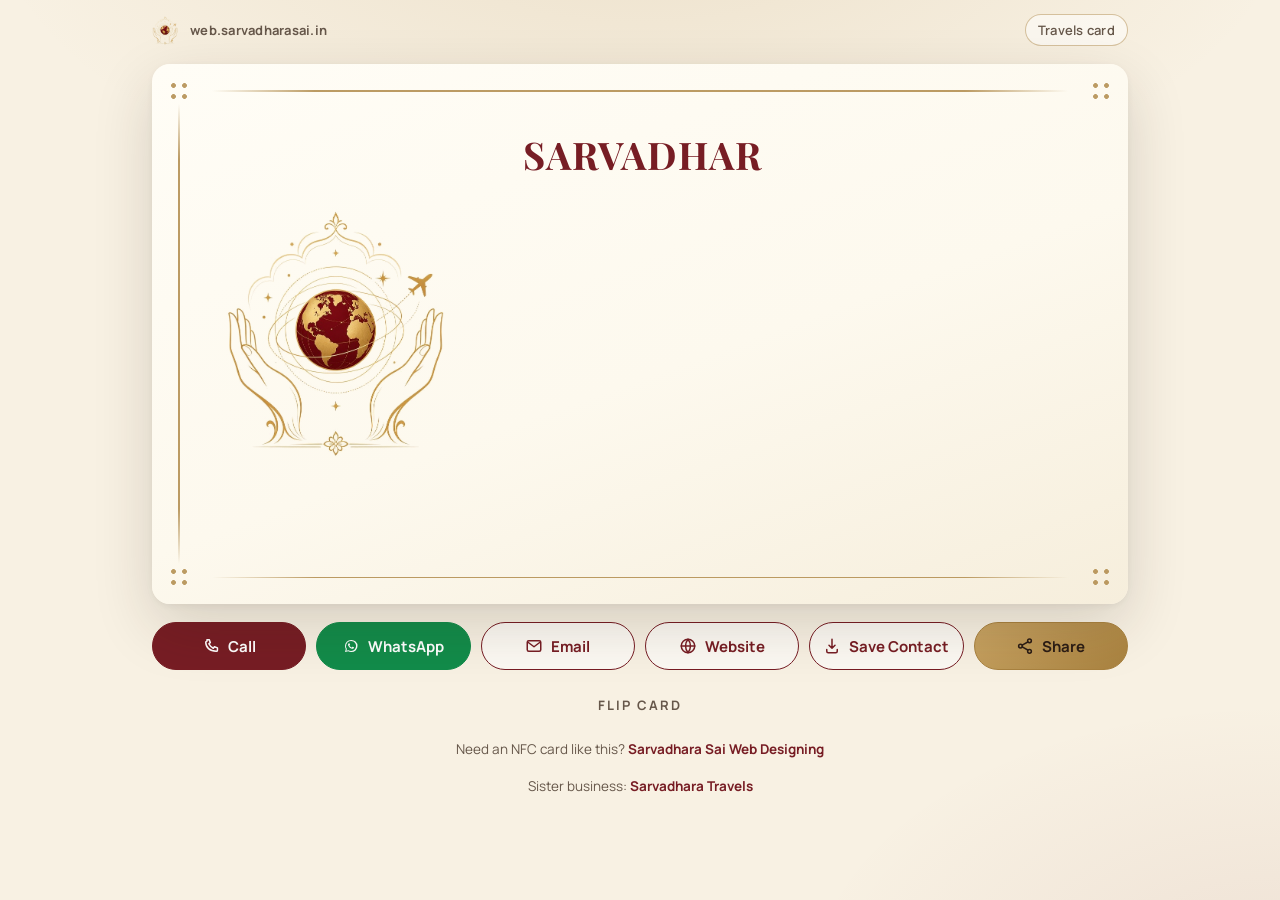
<file: card/index.html>
<!DOCTYPE html>
<html lang="en">
<head>
  <meta charset="UTF-8" />
  <meta name="viewport" content="width=device-width, initial-scale=1, viewport-fit=cover" />
  <title>Sarvadhara Sai Web Designing | Digital visiting card</title>
  <meta name="description" content="Sarvadhara Sai Web Designing (SarvadharaSai Enterprises). Websites, e-cards, NFC cards, Google listing and WhatsApp Business. All your website needs, at one door. Chennai, Tamil Nadu, India." />
  <meta name="theme-color" content="#771d24" />
  <link rel="canonical" href="https://web.sarvadharasai.in/card/" />
  <meta property="og:type" content="website" />
  <meta property="og:title" content="Sarvadhara Sai Web Designing" />
  <meta property="og:description" content="Sarvadhara Sai Web Designing (SarvadharaSai Enterprises). Websites, e-cards, NFC cards, Google listing and WhatsApp Business. All your website needs, at one door. Chennai, Tamil Nadu, India." />
  <meta property="og:url" content="https://web.sarvadharasai.in/card/" />
  <meta property="og:image" content="https://web.sarvadharasai.in/card/og.png?v=20261111b" />
  <meta property="og:image:alt" content="Sarvadhara Sai Web Designing digital visiting card with the gold hands-around-the-globe emblem" />
  <meta property="og:locale" content="en_IN" />
  <meta name="twitter:card" content="summary_large_image" />
  <meta name="twitter:title" content="Sarvadhara Sai Web Designing" />
  <meta name="twitter:description" content="Sarvadhara Sai Web Designing (SarvadharaSai Enterprises). Websites, e-cards, NFC cards, Google listing and WhatsApp Business. All your website needs, at one door. Chennai, Tamil Nadu, India." />
  <meta name="twitter:image" content="https://web.sarvadharasai.in/card/og.png?v=20261111b" />
  <link rel="icon" href="../favicon.ico" sizes="any" />
  <link rel="icon" type="image/png" sizes="32x32" href="../favicon-32.png" />
  <link rel="apple-touch-icon" href="../apple-touch-icon.png" />
  <link rel="preconnect" href="https://fonts.googleapis.com" />
  <link rel="preconnect" href="https://fonts.gstatic.com" crossorigin />
  <link href="https://fonts.googleapis.com/css2?family=Playfair+Display:ital,wght@0,500;0,600;0,700;1,500;1,600&family=Manrope:wght@500;600;700;800&display=swap" rel="stylesheet" />
  <link rel="stylesheet" href="../card/card.css?v=20261111b" />
  <script>document.documentElement.classList.add("js")</script>
</head>
<body>
  <div class="page">
    <header class="topbar">
      <a href="https://web.sarvadharasai.in/"><img src="../assets/img/emblem-hd.png?v=20261111b" alt="" width="30" height="30" />web.sarvadharasai.in</a>
      <a class="alt-card" href="travels/">Travels card</a>
    </header>

    <main class="stage">
      <div class="card" id="card" data-card="web">
        <section class="face face--front" aria-label="Sarvadhara Sai Web Designing visiting card, front">
          <span class="deco dots d-tl"></span><span class="deco dots d-tr"></span><span class="deco dots d-bl"></span><span class="deco dots d-br"></span><span class="deco rule-h rule-t"></span><span class="deco rule-h rule-b"></span><span class="deco rule-v"></span>
          <div class="front">
            <div class="emblem" data-reveal><img src="../assets/img/emblem-hd.png?v=20261111b" width="681" height="658" alt="Gold hands around the globe emblem" /></div>
            <div class="content">
              <h1 class="title" aria-label="SARVADHARA SAI WEB DESIGNING"><span class="tl">SARVADHARA SAI</span><span class="tl">WEB DESIGNING</span></h1>
              <div class="grule" data-reveal aria-hidden="true"></div>
              <p class="sub" data-reveal>(SARVADHARASAI ENTERPRISES)</p>
              <p class="services" data-reveal><span>WEBSITES · E-CARDS · NFC CARDS</span><span>GOOGLE LISTING · WHATSAPP BUSINESS</span></p>
              <p class="tagline" data-reveal>All your website needs, at one door.</p>
              <div class="bottom">
                <ul class="contacts">
                  <li data-reveal><a href="https://web.sarvadharasai.in/">web.sarvadharasai.in</a></li>
                  <li data-reveal><a href="mailto:info@sarvadharasai.in">info@sarvadharasai.in</a></li>
                  <li data-reveal><a href="tel:+919940299543">+91 99402 99543</a></li>
                  <li data-reveal class="city">Chennai, Tamil Nadu, India</li>
                </ul>
                <div class="qr" data-reveal>
                  <div class="qr-frame"><img src="qr.png?v=20261111b" width="512" height="512" alt="QR code" /></div>
                  <span class="qr-cap">WEB.SARVADHARASAI.IN/CARD</span>
                </div>
              </div>
            </div>
          </div>
        </section>
        <section class="face face--back" aria-label="Sarvadhara Sai Web Designing visiting card, back">
          <span class="deco dots d-tl is-in"></span><span class="deco dots d-tr is-in"></span><span class="deco dots d-bl is-in"></span><span class="deco dots d-br is-in"></span><span class="deco rule-h rule-t is-in"></span><span class="deco rule-h rule-b is-in"></span>
          <div class="back">
            <svg class="nfc" viewBox="0 0 48 48" fill="none" aria-hidden="true"><rect x="4" y="4" width="40" height="40" rx="9" stroke="currentColor" stroke-width="2"/><path d="M15 16.5c3.2 2.1 5 4.9 5 7.5s-1.8 5.4-5 7.5" stroke="currentColor" stroke-width="2.4" stroke-linecap="round"/><path d="M21.5 13c4.3 2.9 6.6 6.8 6.6 11s-2.3 8.1-6.6 11" stroke="currentColor" stroke-width="2.4" stroke-linecap="round"/><path d="M28 9.8c5.4 3.6 8.4 8.7 8.4 14.2S33.4 34.6 28 38.2" stroke="currentColor" stroke-width="2.4" stroke-linecap="round"/></svg>
            <h2>Sarvadhara Sai Web Designing</h2>
            <p class="back-sub">TAP · SCAN · CONNECT</p>
            <div class="qr-frame"><img src="qr.png?v=20261111b" width="512" height="512" alt="QR code" /></div>
            <span class="qr-cap">WEB.SARVADHARASAI.IN/CARD</span>
            <ul class="back-lines">
              <li><a href="tel:+919940299543">+91 99402 99543</a></li>
              <li><a href="mailto:info@sarvadharasai.in">info@sarvadharasai.in</a></li>
            </ul>
          </div>
        </section>
      </div>
    </main>

    <nav class="actions" aria-label="Contact actions">
      <a class="btn btn-maroon" href="tel:+919940299543"><svg viewBox="0 0 24 24" fill="none" stroke="currentColor" stroke-width="2" stroke-linecap="round" stroke-linejoin="round" aria-hidden="true"><path d="M6.6 3.5h3l1.5 4-2 1.5a14 14 0 0 0 6 6l1.5-2 4 1.5v3c0 .8-.7 1.5-1.6 1.5C10.2 19 5 13.8 5 7.1c0-.9.7-1.6 1.6-1.6Z"/></svg> Call</a>
      <a class="btn btn-wa" href="https://wa.me/919940299543" target="_blank" rel="noopener"><svg viewBox="0 0 24 24" fill="currentColor" aria-hidden="true"><path d="M12.04 3.9A8.07 8.07 0 0 0 4 11.96c0 1.42.37 2.8 1.08 4.02L4 20.1l4.22-1.05a8.1 8.1 0 0 0 3.82.95h.01a8.07 8.07 0 1 0-.01-16.1Zm0 14.76a6.7 6.7 0 0 1-3.42-.94l-.24-.14-2.5.62.66-2.44-.16-.25a6.71 6.71 0 1 1 5.66 3.15Zm3.68-5.02c-.2-.1-1.18-.58-1.36-.65-.18-.06-.32-.1-.45.1-.13.2-.52.64-.63.77-.12.13-.23.15-.43.05-.2-.1-.85-.31-1.62-1-.6-.53-1-1.2-1.12-1.4-.12-.2-.01-.3.09-.4l.3-.35c.1-.12.13-.2.2-.33.06-.13.03-.25-.02-.35l-.62-1.48c-.16-.39-.33-.34-.45-.34h-.38c-.13 0-.35.05-.53.25-.18.2-.7.68-.7 1.66s.72 1.93.82 2.06c.1.13 1.41 2.15 3.42 3.02 1.2.52 1.67.56 2.27.47.37-.07 1.18-.48 1.35-.95.16-.47.16-.87.12-.95-.05-.08-.18-.13-.38-.23Z"/></svg> WhatsApp</a>
      <a class="btn" href="mailto:info@sarvadharasai.in"><svg viewBox="0 0 24 24" fill="none" stroke="currentColor" stroke-width="2" stroke-linecap="round" stroke-linejoin="round" aria-hidden="true"><rect x="3" y="5" width="18" height="14" rx="2"/><path d="m4 7 8 6 8-6"/></svg> Email</a>
      <a class="btn" href="https://web.sarvadharasai.in/"><svg viewBox="0 0 24 24" fill="none" stroke="currentColor" stroke-width="2" stroke-linecap="round" aria-hidden="true"><circle cx="12" cy="12" r="9"/><path d="M3 12h18M12 3a14 14 0 0 1 0 18M12 3a14 14 0 0 0 0 18"/></svg> Website</a>
      <a class="btn" href="sarvadhara-web-designing.vcf" download="sarvadhara-web-designing.vcf"><svg viewBox="0 0 24 24" fill="none" stroke="currentColor" stroke-width="2" stroke-linecap="round" stroke-linejoin="round" aria-hidden="true"><path d="M12 3v12m0 0 4-4m-4 4-4-4"/><path d="M5 16.5V19a2 2 0 0 0 2 2h10a2 2 0 0 0 2-2v-2.5"/></svg> Save Contact</a>
      <button type="button" class="btn btn-gold" id="shareBtn"><svg viewBox="0 0 24 24" fill="none" stroke="currentColor" stroke-width="2" stroke-linecap="round" stroke-linejoin="round" aria-hidden="true"><circle cx="18" cy="5" r="2.5"/><circle cx="6" cy="12" r="2.5"/><circle cx="18" cy="19" r="2.5"/><path d="M8.3 13.2 15.7 17.3M15.7 6.7 8.3 10.8"/></svg> Share</button>
    </nav>
    <button type="button" class="flip-btn" id="flipBtn" aria-pressed="false">Flip card</button>
    <p class="note">Need an NFC card like this? <a href="https://web.sarvadharasai.in/">Sarvadhara Sai Web Designing</a></p>
    <p class="note">Sister business: <a href="https://sarvadharatravels.in/" target="_blank" rel="noopener">Sarvadhara Travels</a></p>
  </div>
  <div class="toast" id="toast" role="status" aria-live="polite"></div>
  <script>window.SARVADHARA_CARD={url:"https://web.sarvadharasai.in/card/",shareTitle:"Sarvadhara Sai Web Designing",shareText:"All your website needs, at one door."};</script>
  <script src="../card/card.js?v=20261111b"></script>
</body>
</html>
</file>
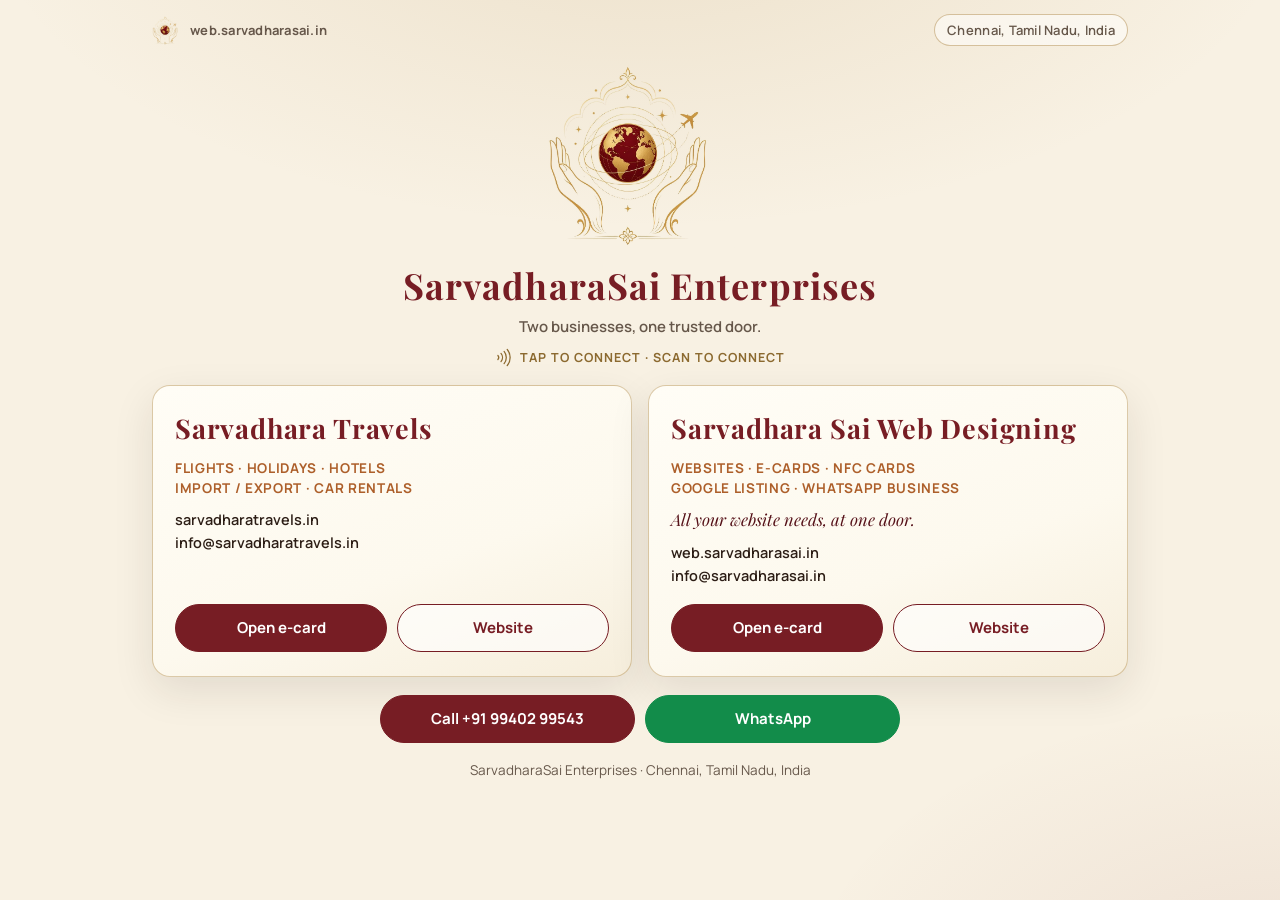
<file: card/group/index.html>
<!DOCTYPE html>
<html lang="en">
<head>
  <meta charset="UTF-8" />
  <meta name="viewport" content="width=device-width, initial-scale=1, viewport-fit=cover" />
  <title>SarvadharaSai Enterprises | Sarvadhara Travels and Sarvadhara Sai Web Designing</title>
  <meta name="description" content="SarvadharaSai Enterprises, Chennai, Tamil Nadu, India. Open the e-cards for Sarvadhara Travels and Sarvadhara Sai Web Designing." />
  <meta name="theme-color" content="#771d24" />
  <link rel="canonical" href="https://web.sarvadharasai.in/card/group/" />
  <meta property="og:type" content="website" />
  <meta property="og:title" content="SarvadharaSai Enterprises" />
  <meta property="og:description" content="Sarvadhara Travels and Sarvadhara Sai Web Designing. Chennai, Tamil Nadu, India." />
  <meta property="og:url" content="https://web.sarvadharasai.in/card/group/" />
  <meta property="og:image" content="https://web.sarvadharasai.in/card/og.png?v=20261111b" />
  <link rel="icon" href="../../favicon.ico" sizes="any" />
  <link rel="apple-touch-icon" href="../../apple-touch-icon.png" />
  <link rel="preconnect" href="https://fonts.googleapis.com" />
  <link rel="preconnect" href="https://fonts.gstatic.com" crossorigin />
  <link href="https://fonts.googleapis.com/css2?family=Playfair+Display:wght@600;700&family=Manrope:wght@500;600;700;800&display=swap" rel="stylesheet" />
  <link rel="stylesheet" href="../card.css?v=20261111c" />
  <style>
    .g-hero{width:100%;max-width:520px;text-align:center;display:flex;flex-direction:column;align-items:center;gap:6px}
    .g-hero img{width:min(46vw,190px);height:auto}
    .g-hero h1{margin:6px 0 0;font-family:var(--serif);font-weight:700;color:var(--maroon);font-size:clamp(24px,7vw,36px);letter-spacing:.03em;line-height:1.4}
    .g-hero p{margin:0;color:var(--muted);font-weight:600;font-size:15px;line-height:1.45}
    .g-hero .tap{display:inline-flex;align-items:center;gap:8px;margin-top:4px;color:var(--gold-d);font-weight:700;letter-spacing:.08em;font-size:12.5px;text-transform:uppercase}
    .g-hero .tap svg{width:16px;height:19px;flex:none}
    .tiles{width:100%;max-width:520px;display:grid;gap:16px}
    @media (min-width:860px){.tiles,.g-hero{max-width:1000px}.tiles{grid-template-columns:1fr 1fr}}
    .tile{background:linear-gradient(160deg,#fffdf6,var(--cream) 60%,var(--cream-2));border:1px solid rgba(176,138,74,.45);border-radius:18px;padding:24px 22px;box-shadow:0 14px 40px rgba(44,29,21,.1);display:flex;flex-direction:column;gap:10px}
    .tile h2{margin:0;font-family:var(--serif);font-weight:700;color:var(--maroon);font-size:clamp(21px,5.6vw,27px);letter-spacing:.03em;line-height:1.4}
    .tile .svc{margin:0;color:var(--copper);font-weight:700;font-size:13.5px;letter-spacing:.05em;line-height:1.5}
    .tile .tag{margin:0;font-family:var(--serif);font-style:italic;color:var(--maroon-d);font-size:16.5px;line-height:1.4}
    .tile .meta{margin:0;color:var(--ink);font-weight:600;font-size:14.5px;line-height:1.6;overflow-wrap:anywhere}
    .tile .row{display:grid;grid-template-columns:1fr 1fr;gap:10px;margin-top:auto;padding-top:6px}
    .common{width:100%;max-width:520px;display:grid;grid-template-columns:1fr 1fr;gap:10px}
    @media (min-width:860px){.common{max-width:520px}}
  </style>
</head>
<body>
  <div class="page">
    <header class="topbar">
      <a href="https://web.sarvadharasai.in/"><img src="../../assets/img/emblem-hd.png?v=20261111b" alt="" width="30" height="30" />web.sarvadharasai.in</a>
      <span class="alt-card">Chennai, Tamil Nadu, India</span>
    </header>
    <section class="g-hero">
      <img src="../../assets/img/emblem-hd.png?v=20261111b" width="681" height="658" alt="Gold hands around the globe emblem" />
      <h1>SarvadharaSai Enterprises</h1>
      <p>Two businesses, one trusted door.</p>
      <span class="tap"><svg viewBox="0 0 34 40" aria-hidden="true"><path d="M4 15.5 A 7 7 0 0 1 4 24.5" stroke="currentColor" stroke-width="2.7" stroke-linecap="round" fill="none"/><path d="M10.6 11.25 A 13.6 13.6 0 0 1 10.6 28.75" stroke="currentColor" stroke-width="2.7" stroke-linecap="round" fill="none"/><path d="M17.2 7 A 20.3 20.3 0 0 1 17.2 33" stroke="currentColor" stroke-width="2.7" stroke-linecap="round" fill="none"/><path d="M23.8 2.75 A 27 27 0 0 1 23.8 37.25" stroke="currentColor" stroke-width="2.7" stroke-linecap="round" fill="none"/></svg>Tap to connect · Scan to connect</span>
    </section>
    <main class="tiles">
      <article class="tile">
        <h2>Sarvadhara Travels</h2>
        <p class="svc">FLIGHTS · HOLIDAYS · HOTELS<br />IMPORT / EXPORT · CAR RENTALS</p>
        <p class="meta">sarvadharatravels.in<br />info@sarvadharatravels.in</p>
        <div class="row">
          <a class="btn btn-maroon" href="../travels/">Open e-card</a>
          <a class="btn" href="https://sarvadharatravels.in/">Website</a>
        </div>
      </article>
      <article class="tile">
        <h2>Sarvadhara Sai Web Designing</h2>
        <p class="svc">WEBSITES · E-CARDS · NFC CARDS<br />GOOGLE LISTING · WHATSAPP BUSINESS</p>
        <p class="tag">All your website needs, at one door.</p>
        <p class="meta">web.sarvadharasai.in<br />info@sarvadharasai.in</p>
        <div class="row">
          <a class="btn btn-maroon" href="../">Open e-card</a>
          <a class="btn" href="https://web.sarvadharasai.in/">Website</a>
        </div>
      </article>
    </main>
    <nav class="common" aria-label="Contact">
      <a class="btn btn-maroon" href="tel:+919940299543">Call +91 99402 99543</a>
      <a class="btn btn-wa" href="https://wa.me/919940299543" target="_blank" rel="noopener">WhatsApp</a>
    </nav>
    <p class="note">SarvadharaSai Enterprises · Chennai, Tamil Nadu, India</p>
  </div>
</body>
</html>
</file>
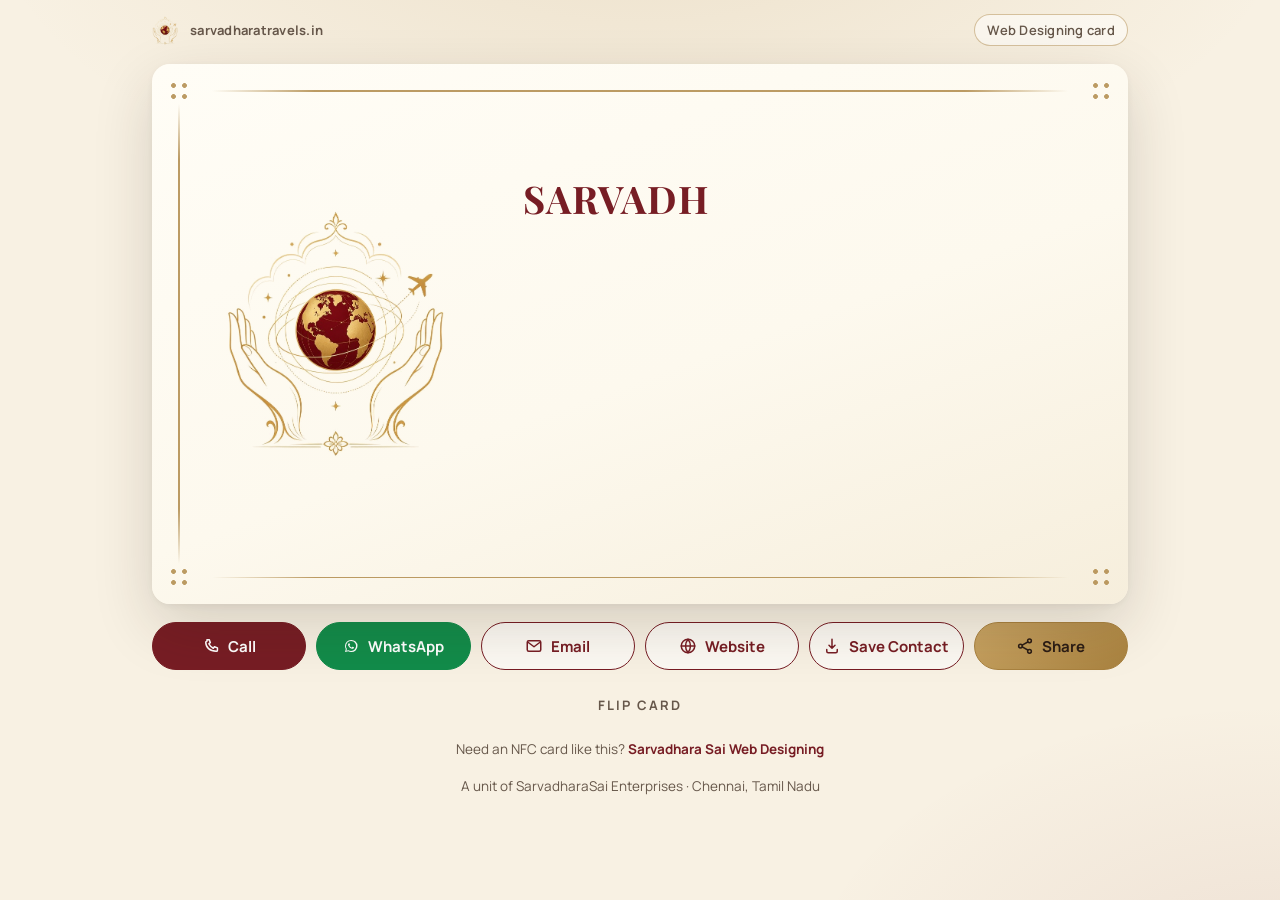
<file: card/travels/index.html>
<!DOCTYPE html>
<html lang="en">
<head>
  <meta charset="UTF-8" />
  <meta name="viewport" content="width=device-width, initial-scale=1, viewport-fit=cover" />
  <title>Sarvadhara Travels | Digital visiting card</title>
  <meta name="description" content="Sarvadhara Travels (SarvadharaSai Enterprises). Flights, holidays, hotels, import / export and car rentals. Chennai, Tamil Nadu." />
  <meta name="theme-color" content="#771d24" />
  <link rel="canonical" href="https://web.sarvadharasai.in/card/travels/" />
  <meta property="og:type" content="website" />
  <meta property="og:title" content="Sarvadhara Travels" />
  <meta property="og:description" content="Sarvadhara Travels (SarvadharaSai Enterprises). Flights, holidays, hotels, import / export and car rentals. Chennai, Tamil Nadu." />
  <meta property="og:url" content="https://web.sarvadharasai.in/card/travels/" />
  <meta property="og:image" content="https://web.sarvadharasai.in/card/travels/og.png?v=20261111b" />
  <meta property="og:image:alt" content="Sarvadhara Travels digital visiting card with the gold hands-around-the-globe emblem" />
  <meta property="og:locale" content="en_IN" />
  <meta name="twitter:card" content="summary_large_image" />
  <meta name="twitter:title" content="Sarvadhara Travels" />
  <meta name="twitter:description" content="Sarvadhara Travels (SarvadharaSai Enterprises). Flights, holidays, hotels, import / export and car rentals. Chennai, Tamil Nadu." />
  <meta name="twitter:image" content="https://web.sarvadharasai.in/card/travels/og.png?v=20261111b" />
  <link rel="icon" href="../../favicon.ico" sizes="any" />
  <link rel="icon" type="image/png" sizes="32x32" href="../../favicon-32.png" />
  <link rel="apple-touch-icon" href="../../apple-touch-icon.png" />
  <link rel="preconnect" href="https://fonts.googleapis.com" />
  <link rel="preconnect" href="https://fonts.gstatic.com" crossorigin />
  <link href="https://fonts.googleapis.com/css2?family=Playfair+Display:ital,wght@0,500;0,600;0,700;1,500;1,600&family=Manrope:wght@500;600;700;800&display=swap" rel="stylesheet" />
  <link rel="stylesheet" href="../../card/card.css?v=20261111b" />
  <script>document.documentElement.classList.add("js")</script>
</head>
<body>
  <div class="page">
    <header class="topbar">
      <a href="https://sarvadharatravels.in/"><img src="../../assets/img/emblem-hd.png?v=20261111b" alt="" width="30" height="30" />sarvadharatravels.in</a>
      <a class="alt-card" href="../">Web Designing card</a>
    </header>

    <main class="stage">
      <div class="card" id="card" data-card="travels">
        <section class="face face--front" aria-label="Sarvadhara Travels visiting card, front">
          <span class="deco dots d-tl"></span><span class="deco dots d-tr"></span><span class="deco dots d-bl"></span><span class="deco dots d-br"></span><span class="deco rule-h rule-t"></span><span class="deco rule-h rule-b"></span><span class="deco rule-v"></span>
          <div class="front">
            <div class="emblem" data-reveal><img src="../../assets/img/emblem-hd.png?v=20261111b" width="681" height="658" alt="Gold hands around the globe emblem" /></div>
            <div class="content">
              <h1 class="title title--one" aria-label="SARVADHARA TRAVELS"><span class="tl">SARVADHARA</span><span class="tl">TRAVELS</span></h1>
              <div class="grule" data-reveal aria-hidden="true"></div>
              <p class="sub" data-reveal>(SARVADHARASAI ENTERPRISES)</p>
              <p class="services" data-reveal><span>FLIGHTS · HOLIDAYS · HOTELS</span><span>IMPORT / EXPORT · CAR RENTALS</span></p>
              
              <div class="bottom">
                <ul class="contacts">
                  <li data-reveal><a href="https://sarvadharatravels.in/">sarvadharatravels.in</a></li>
                  <li data-reveal><a href="mailto:info@sarvadharatravels.in">info@sarvadharatravels.in</a></li>
                  <li data-reveal><a href="tel:+919940299543">+91 99402 99543</a></li>
                  <li data-reveal class="city">Chennai, Tamil Nadu</li>
                </ul>
                <div class="qr" data-reveal>
                  <div class="qr-frame"><img src="qr.png?v=20261111b" width="512" height="512" alt="QR code" /></div>
                  <span class="qr-cap">SARVADHARATRAVELS.IN</span>
                </div>
              </div>
            </div>
          </div>
        </section>
        <section class="face face--back" aria-label="Sarvadhara Travels visiting card, back">
          <span class="deco dots d-tl is-in"></span><span class="deco dots d-tr is-in"></span><span class="deco dots d-bl is-in"></span><span class="deco dots d-br is-in"></span><span class="deco rule-h rule-t is-in"></span><span class="deco rule-h rule-b is-in"></span>
          <div class="back">
            <svg class="nfc" viewBox="0 0 48 48" fill="none" aria-hidden="true"><rect x="4" y="4" width="40" height="40" rx="9" stroke="currentColor" stroke-width="2"/><path d="M15 16.5c3.2 2.1 5 4.9 5 7.5s-1.8 5.4-5 7.5" stroke="currentColor" stroke-width="2.4" stroke-linecap="round"/><path d="M21.5 13c4.3 2.9 6.6 6.8 6.6 11s-2.3 8.1-6.6 11" stroke="currentColor" stroke-width="2.4" stroke-linecap="round"/><path d="M28 9.8c5.4 3.6 8.4 8.7 8.4 14.2S33.4 34.6 28 38.2" stroke="currentColor" stroke-width="2.4" stroke-linecap="round"/></svg>
            <h2>Sarvadhara Travels</h2>
            <p class="back-sub">TAP · SCAN · CONNECT</p>
            <div class="qr-frame"><img src="qr.png?v=20261111b" width="512" height="512" alt="QR code" /></div>
            <span class="qr-cap">SARVADHARATRAVELS.IN</span>
            <ul class="back-lines">
              <li><a href="tel:+919940299543">+91 99402 99543</a></li>
              <li><a href="mailto:info@sarvadharatravels.in">info@sarvadharatravels.in</a></li>
            </ul>
          </div>
        </section>
      </div>
    </main>

    <nav class="actions" aria-label="Contact actions">
      <a class="btn btn-maroon" href="tel:+919940299543"><svg viewBox="0 0 24 24" fill="none" stroke="currentColor" stroke-width="2" stroke-linecap="round" stroke-linejoin="round" aria-hidden="true"><path d="M6.6 3.5h3l1.5 4-2 1.5a14 14 0 0 0 6 6l1.5-2 4 1.5v3c0 .8-.7 1.5-1.6 1.5C10.2 19 5 13.8 5 7.1c0-.9.7-1.6 1.6-1.6Z"/></svg> Call</a>
      <a class="btn btn-wa" href="https://wa.me/919940299543" target="_blank" rel="noopener"><svg viewBox="0 0 24 24" fill="currentColor" aria-hidden="true"><path d="M12.04 3.9A8.07 8.07 0 0 0 4 11.96c0 1.42.37 2.8 1.08 4.02L4 20.1l4.22-1.05a8.1 8.1 0 0 0 3.82.95h.01a8.07 8.07 0 1 0-.01-16.1Zm0 14.76a6.7 6.7 0 0 1-3.42-.94l-.24-.14-2.5.62.66-2.44-.16-.25a6.71 6.71 0 1 1 5.66 3.15Zm3.68-5.02c-.2-.1-1.18-.58-1.36-.65-.18-.06-.32-.1-.45.1-.13.2-.52.64-.63.77-.12.13-.23.15-.43.05-.2-.1-.85-.31-1.62-1-.6-.53-1-1.2-1.12-1.4-.12-.2-.01-.3.09-.4l.3-.35c.1-.12.13-.2.2-.33.06-.13.03-.25-.02-.35l-.62-1.48c-.16-.39-.33-.34-.45-.34h-.38c-.13 0-.35.05-.53.25-.18.2-.7.68-.7 1.66s.72 1.93.82 2.06c.1.13 1.41 2.15 3.42 3.02 1.2.52 1.67.56 2.27.47.37-.07 1.18-.48 1.35-.95.16-.47.16-.87.12-.95-.05-.08-.18-.13-.38-.23Z"/></svg> WhatsApp</a>
      <a class="btn" href="mailto:info@sarvadharatravels.in"><svg viewBox="0 0 24 24" fill="none" stroke="currentColor" stroke-width="2" stroke-linecap="round" stroke-linejoin="round" aria-hidden="true"><rect x="3" y="5" width="18" height="14" rx="2"/><path d="m4 7 8 6 8-6"/></svg> Email</a>
      <a class="btn" href="https://sarvadharatravels.in/"><svg viewBox="0 0 24 24" fill="none" stroke="currentColor" stroke-width="2" stroke-linecap="round" aria-hidden="true"><circle cx="12" cy="12" r="9"/><path d="M3 12h18M12 3a14 14 0 0 1 0 18M12 3a14 14 0 0 0 0 18"/></svg> Website</a>
      <a class="btn" href="sarvadhara-travels.vcf" download="sarvadhara-travels.vcf"><svg viewBox="0 0 24 24" fill="none" stroke="currentColor" stroke-width="2" stroke-linecap="round" stroke-linejoin="round" aria-hidden="true"><path d="M12 3v12m0 0 4-4m-4 4-4-4"/><path d="M5 16.5V19a2 2 0 0 0 2 2h10a2 2 0 0 0 2-2v-2.5"/></svg> Save Contact</a>
      <button type="button" class="btn btn-gold" id="shareBtn"><svg viewBox="0 0 24 24" fill="none" stroke="currentColor" stroke-width="2" stroke-linecap="round" stroke-linejoin="round" aria-hidden="true"><circle cx="18" cy="5" r="2.5"/><circle cx="6" cy="12" r="2.5"/><circle cx="18" cy="19" r="2.5"/><path d="M8.3 13.2 15.7 17.3M15.7 6.7 8.3 10.8"/></svg> Share</button>
    </nav>
    <button type="button" class="flip-btn" id="flipBtn" aria-pressed="false">Flip card</button>
    <p class="note">Need an NFC card like this? <a href="https://web.sarvadharasai.in/">Sarvadhara Sai Web Designing</a></p>
    <p class="note">A unit of SarvadharaSai Enterprises · Chennai, Tamil Nadu</p>
  </div>
  <div class="toast" id="toast" role="status" aria-live="polite"></div>
  <script>window.SARVADHARA_CARD={url:"https://web.sarvadharasai.in/card/travels/",shareTitle:"Sarvadhara Travels",shareText:"Sarvadhara Travels"};</script>
  <script src="../../card/card.js?v=20261111b"></script>
</body>
</html>
</file>
<file: assets/site.css>
/* Sarvadhara Sai Web Designing — v2 */
:root{
  --night:#14050A; --night-2:#1E0810; --maroon:#6E1726; --maroon-2:#4A0E19; --wine:#9B2B3E;
  --gold:#C9A24D; --gold-2:#E8CC86; --gold-3:#A8842F; --gold-soft:#F6EBD3;
  --ink:#1B1013; --body:#4A3D40; --muted:#7A6D70; --line:#EADFD2; --cream:#FBF6EE; --white:#FFFDF9;
  --r:22px; --r-sm:14px;
  --sh-1:0 1px 2px rgba(42,8,14,.05),0 6px 18px rgba(42,8,14,.06);
  --sh-2:0 2px 6px rgba(42,8,14,.06),0 30px 60px -20px rgba(42,8,14,.28);
  --sans:"Manrope",system-ui,-apple-system,"Segoe UI",Roboto,sans-serif;
  --serif:"Instrument Serif",Georgia,"Times New Roman",serif;
  --hdr:72px; --ease:cubic-bezier(.2,.7,.2,1);
}
*,*::before,*::after{box-sizing:border-box}
html{scroll-behavior:smooth;scroll-padding-top:calc(var(--hdr) + 8px);-webkit-text-size-adjust:100%;background:var(--night)}
body{margin:0;font-family:var(--sans);font-size:16px;line-height:1.65;color:var(--body);background:var(--white);-webkit-font-smoothing:antialiased;overflow-x:clip}
img{max-width:100%;height:auto;display:block}
a{color:inherit}
h1,h2,h3{text-wrap:balance;color:var(--ink);line-height:1.08;margin:0;letter-spacing:-.03em;font-weight:800}
p{margin:0} ul,ol{margin:0;padding:0;list-style:none}
.wrap{width:100%;max-width:1200px;margin-inline:auto;padding-inline:24px}
.ico{width:1.15em;height:1.15em;flex:none;fill:none;stroke:currentColor;stroke-width:1.8;stroke-linecap:round;stroke-linejoin:round}
.serif{font-family:var(--serif);font-style:italic;font-weight:400;letter-spacing:-.01em}
.gold{background:linear-gradient(100deg,#F3DDA0 0%,var(--gold-2) 30%,var(--gold) 60%,#F6E2AE 100%);-webkit-background-clip:text;background-clip:text;color:transparent}
.skip{position:absolute;left:-999px;top:8px;background:var(--ink);color:#fff;padding:8px 14px;border-radius:8px;z-index:100}
.skip:focus{left:8px}
:focus-visible{outline:2px solid var(--gold);outline-offset:3px;border-radius:8px}

/* Buttons */
.btn{position:relative;overflow:hidden;isolation:isolate;display:inline-flex;align-items:center;justify-content:center;gap:.6em;font:700 15px/1 var(--sans);padding:15px 24px;border-radius:999px;text-decoration:none;border:1px solid transparent;cursor:pointer;white-space:nowrap;transition:transform .3s var(--ease),box-shadow .3s var(--ease),background-color .3s,border-color .3s,color .3s}
.btn::after{content:"";position:absolute;inset:0;z-index:-1;background:linear-gradient(105deg,transparent 35%,rgba(255,255,255,.55) 50%,transparent 65%);transform:translateX(-120%);transition:transform .8s var(--ease)}
.btn:hover{transform:translateY(-2px)}
.btn:hover::after{transform:translateX(120%)}
.btn--lg{padding:18px 28px;font-size:16px}
.btn--sm{padding:11px 18px;font-size:14px}
.btn--gold{background:linear-gradient(180deg,#F1D795,var(--gold) 90%);color:#2A0910;box-shadow:inset 0 1px 0 rgba(255,255,255,.6),0 10px 30px -10px rgba(201,162,77,.7)}
.btn--gold:hover{box-shadow:inset 0 1px 0 rgba(255,255,255,.6),0 16px 40px -10px rgba(201,162,77,.85)}
.btn--glass{color:#fff;background:rgba(255,255,255,.07);border-color:rgba(255,255,255,.22);backdrop-filter:blur(10px);-webkit-backdrop-filter:blur(10px)}
.btn--glass:hover{border-color:rgba(232,204,134,.7);color:var(--gold-2)}
.btn--glass::after{background:linear-gradient(105deg,transparent 35%,rgba(255,255,255,.18) 50%,transparent 65%)}
.btn--wa{background:#1FA855;color:#fff}
.btn--wa:hover{background:#188f48;box-shadow:0 12px 26px -12px rgba(31,168,85,.7)}
.btn--outline{background:#fff;color:var(--maroon);border-color:var(--line)}
.btn--outline:hover{border-color:var(--maroon)}

/* Header */
.hdr{position:fixed;top:0;left:0;right:0;z-index:50;transition:background-color .35s,border-color .35s,backdrop-filter .35s}
.hdr::before{content:"";position:absolute;inset:0;background:rgba(20,5,10,.55);backdrop-filter:saturate(1.3) blur(16px);-webkit-backdrop-filter:saturate(1.3) blur(16px);border-bottom:1px solid rgba(232,204,134,.14);opacity:1;transition:opacity .35s}
.hdr.at-top::before{opacity:0}
.hdr__in{position:relative;height:var(--hdr);display:flex;align-items:center;justify-content:space-between;gap:16px}
.brand{display:flex;align-items:center;gap:12px;text-decoration:none;min-width:0}
.brand__mark{display:grid;place-items:center;width:46px;height:46px;border-radius:50%;background:radial-gradient(circle at 35% 30%,#FFFDF8,#F3E4C6);box-shadow:0 0 0 1px rgba(232,204,134,.55),0 0 24px rgba(232,204,134,.25)}
.brand__mark img{width:36px}
.brand__txt{display:flex;flex-direction:column;line-height:1.1}
.brand__txt b{font-size:16.5px;font-weight:800;color:#fff;letter-spacing:-.01em;white-space:nowrap}
.brand__txt small{font-size:10px;font-weight:700;letter-spacing:.26em;text-transform:uppercase;color:var(--gold-2);margin-top:4px}
.nav{display:flex;align-items:center;gap:4px}
.nav a:not(.btn){font-size:14.5px;font-weight:600;color:rgba(255,255,255,.82);text-decoration:none;padding:9px 14px;border-radius:999px;transition:background-color .25s,color .25s}
.nav a:not(.btn):hover{color:#fff;background:rgba(255,255,255,.08)}
.nav__cta{margin-left:10px}
.hdr__tools{display:flex;align-items:center;gap:8px}
.menu-btn{display:none;width:44px;height:44px;border-radius:14px;border:1px solid rgba(255,255,255,.2);background:rgba(255,255,255,.06);color:#fff;align-items:center;justify-content:center;cursor:pointer;font-size:20px}
.sound{display:inline-flex;align-items:center;gap:8px;height:40px;padding:0 14px 0 12px;border-radius:999px;border:1px solid rgba(232,204,134,.35);background:rgba(255,255,255,.05);color:var(--gold-2);font:700 12px/1 var(--sans);letter-spacing:.12em;text-transform:uppercase;cursor:pointer;transition:border-color .25s,background-color .25s}
.sound:hover{border-color:var(--gold-2);background:rgba(232,204,134,.1)}
.eq{display:inline-flex;align-items:flex-end;gap:2.5px;height:14px}
.eq i{display:block;width:2.5px;height:4px;border-radius:2px;background:currentColor;opacity:.75;transition:height .3s}
.sound.is-on .eq i{animation:eq 1s ease-in-out infinite}
.sound.is-on .eq i:nth-child(2){animation-delay:-.3s}
.sound.is-on .eq i:nth-child(3){animation-delay:-.6s}
.sound.is-on .eq i:nth-child(4){animation-delay:-.15s}
@keyframes eq{0%,100%{height:4px}50%{height:14px}}
.sound:not(.is-on) .eq i:nth-child(odd){height:6px}

/* Hero */
.hero{position:relative;overflow:hidden;background:var(--night);color:#EADCDF;min-height:min(100svh,980px);display:flex;align-items:center}
.aurora{position:absolute;inset:-20%;pointer-events:none;overflow:hidden}
.aurora span{position:absolute;border-radius:50%;will-change:transform}
.aurora .a1{width:70vmax;height:70vmax;left:-15vmax;top:-25vmax;background:radial-gradient(circle,rgba(155,43,62,.75),rgba(155,43,62,0) 62%);animation:drift1 22s ease-in-out infinite alternate}
.aurora .a2{width:60vmax;height:60vmax;right:-18vmax;top:0;background:radial-gradient(circle,rgba(201,162,77,.38),rgba(201,162,77,0) 62%);animation:drift2 26s ease-in-out infinite alternate}
.aurora .a3{width:55vmax;height:55vmax;left:20%;bottom:-35vmax;background:radial-gradient(circle,rgba(110,23,38,.9),rgba(110,23,38,0) 65%);animation:drift3 30s ease-in-out infinite alternate}
@keyframes drift1{to{transform:translate3d(12vmax,8vmax,0) scale(1.1)}}
@keyframes drift2{to{transform:translate3d(-10vmax,10vmax,0) scale(1.15)}}
@keyframes drift3{to{transform:translate3d(8vmax,-8vmax,0) scale(.95)}}
.grain{position:absolute;inset:0;pointer-events:none;opacity:.12;mix-blend-mode:overlay;background-image:url("data:image/svg+xml,%3Csvg xmlns='http://www.w3.org/2000/svg' width='160' height='160'%3E%3Cfilter id='n'%3E%3CfeTurbulence type='fractalNoise' baseFrequency='.85' numOctaves='3' stitchTiles='stitch'/%3E%3C/filter%3E%3Crect width='100%25' height='100%25' filter='url(%23n)'/%3E%3C/svg%3E")}
.hero::after{content:"";position:absolute;inset:0;pointer-events:none;background:linear-gradient(rgba(255,255,255,.035) 1px,transparent 1px),linear-gradient(90deg,rgba(255,255,255,.035) 1px,transparent 1px);background-size:64px 64px;-webkit-mask-image:radial-gradient(70% 60% at 50% 40%,#000,transparent 75%);mask-image:radial-gradient(70% 60% at 50% 40%,#000,transparent 75%)}
.hero__in{position:relative;z-index:2;display:grid;grid-template-columns:1.12fr .88fr;align-items:center;gap:40px;padding-top:calc(var(--hdr) + 56px);padding-bottom:96px}
.pill{display:inline-flex;align-items:center;gap:10px;padding:6px 16px 6px 6px;border-radius:999px;background:rgba(255,255,255,.06);border:1px solid rgba(232,204,134,.28);font-size:13px;font-weight:600;color:rgba(255,255,255,.85);backdrop-filter:blur(8px);-webkit-backdrop-filter:blur(8px)}
.pill__mark{display:grid;place-items:center;width:28px;height:28px;border-radius:50%;background:radial-gradient(circle at 35% 30%,#FFFDF8,#F1E0BD)}
.pill__mark img{width:22px}
.hero h1{color:#fff;font-size:clamp(48px,5.9vw,84px);line-height:.98;letter-spacing:-.045em;margin-top:26px}
.hero h1 .serif{display:inline-block;font-size:1.08em;letter-spacing:-.02em;padding-right:.06em}
.lead{font-size:clamp(17px,1.4vw,19px);line-height:1.7;color:rgba(234,220,223,.8);max-width:33em;margin-top:26px}
.cta-row{display:flex;flex-wrap:wrap;gap:12px;margin-top:36px}
.cta-row--center{justify-content:center}
.hero__trust{display:flex;flex-wrap:wrap;gap:10px;margin-top:34px}
.hero__trust li{display:flex;align-items:center;gap:8px;font-size:13.5px;font-weight:600;color:rgba(255,255,255,.82);padding:8px 14px;border-radius:999px;background:rgba(255,255,255,.05);border:1px solid rgba(255,255,255,.1)}
.hero__trust .ico{color:var(--gold-2);stroke-width:2.4}

/* entrance (CSS only) */
.enter{animation:rise 1s var(--ease) both;animation-delay:var(--d,0s)}
@keyframes rise{from{opacity:0;transform:translate3d(0,26px,0)}to{opacity:1;transform:none}}

/* 3D stage */
.stage{position:relative;aspect-ratio:1/0.92;perspective:1600px}
.stage__3d{position:absolute;inset:0;transform-style:preserve-3d;transform:rotateY(-16deg) rotateX(8deg)}
.fl{position:absolute;animation:float 7s ease-in-out infinite;will-change:transform}
.fl--2{animation-duration:8s;animation-delay:-2s}
.fl--3{animation-duration:9s;animation-delay:-4s}
.fl--4{animation-duration:10s;animation-delay:-1s}
.fl--5{animation-duration:6.5s;animation-delay:-3s}
@keyframes float{0%,100%{translate:0 0}50%{translate:0 -14px}}
.laptop{left:4%;top:12%;width:92%}
.laptop__screen{position:relative;border-radius:16px 16px 4px 4px;padding:2.2% 2.2% 2.6%;background:linear-gradient(160deg,#2a1a1e,#0d0507);box-shadow:0 0 0 1px rgba(255,255,255,.12),0 50px 100px -30px rgba(0,0,0,.8),0 0 80px -10px rgba(201,162,77,.25)}
.laptop__screen img{border-radius:6px;width:100%;aspect-ratio:16/10;object-fit:cover;object-position:top}
.laptop__cam{position:absolute;top:.8%;left:50%;width:5px;height:5px;margin-left:-2.5px;border-radius:50%;background:#3b2a2e}
.laptop__base{height:14px;margin:0 -7%;border-radius:0 0 18px 18px;background:linear-gradient(180deg,#d9cfc6,#8f8279);box-shadow:0 20px 40px -10px rgba(0,0,0,.7)}
.phone{left:-4%;bottom:2%;width:28%;aspect-ratio:9/18.5;border-radius:30px;padding:3.2%;background:linear-gradient(160deg,#2b1c20,#0a0405);box-shadow:0 0 0 1px rgba(255,255,255,.16),0 40px 70px -20px rgba(0,0,0,.85);transform:translateZ(80px)}
.phone img{width:100%;height:100%;object-fit:cover;object-position:top;border-radius:22px}
.phone__notch{position:absolute;top:5%;left:50%;width:30%;height:3.2%;margin-left:-15%;border-radius:20px;background:#0a0405;z-index:2}
.ecard{right:-2%;bottom:-2%;width:30%;aspect-ratio:9/18.5;border-radius:22px;padding:6px;background:rgba(255,255,255,.12);border:1px solid rgba(255,255,255,.28);backdrop-filter:blur(14px);-webkit-backdrop-filter:blur(14px);box-shadow:0 40px 70px -20px rgba(0,0,0,.8);transform:translateZ(120px) rotate(4deg)}
.ecard img{width:100%;height:100%;object-fit:cover;object-position:top;border-radius:17px}
.ecard__tag{position:absolute;left:50%;bottom:-14px;transform:translateX(-50%);white-space:nowrap;font-size:11.5px;font-weight:700;padding:6px 12px;border-radius:999px;background:linear-gradient(180deg,#F1D795,var(--gold));color:#2A0910;box-shadow:0 8px 20px -6px rgba(0,0,0,.5)}
.medal{left:58%;top:-4%;width:22%;aspect-ratio:1;border-radius:50%;display:grid;place-items:center;background:radial-gradient(circle at 35% 30%,#FFFDF8,#F1E0BD);box-shadow:0 0 0 6px rgba(232,204,134,.16),0 0 0 1px rgba(232,204,134,.6),0 30px 60px -20px rgba(0,0,0,.8),0 0 60px rgba(232,204,134,.35);transform:translateZ(140px)}
.medal img{width:74%}
.chip{left:2%;top:2%;display:flex;align-items:center;gap:8px;font-size:13px;font-weight:700;color:#fff;padding:10px 16px;border-radius:999px;background:rgba(20,5,10,.55);border:1px solid rgba(255,255,255,.18);backdrop-filter:blur(12px);-webkit-backdrop-filter:blur(12px);box-shadow:0 20px 40px -14px rgba(0,0,0,.7);transform:translateZ(100px)}
.chip__dot{width:8px;height:8px;border-radius:50%;background:#3BD47A;box-shadow:0 0 0 4px rgba(59,212,122,.2)}

/* Marquee */
.marquee{position:relative;overflow:hidden;background:var(--night);border-top:1px solid rgba(232,204,134,.16);border-bottom:1px solid rgba(232,204,134,.16);-webkit-mask-image:linear-gradient(90deg,transparent,#000 8%,#000 92%,transparent);mask-image:linear-gradient(90deg,transparent,#000 8%,#000 92%,transparent)}
.marquee__track{display:flex;width:max-content;animation:marq 40s linear infinite}
.marquee ul{display:flex;align-items:center}
.marquee li{display:flex;align-items:center;font-size:14px;font-weight:600;letter-spacing:.04em;color:rgba(255,255,255,.72);padding:16px 0;white-space:nowrap}
.marquee li::after{content:"✦";color:var(--gold);margin:0 26px;font-size:11px}
@keyframes marq{to{transform:translateX(-50%)}}

/* Sections */
.sec{position:relative;padding:128px 0;overflow:hidden}
.sec--cream{background:var(--cream)}
.sec--white{background:var(--white)}
.sec--night{background:var(--night);color:rgba(234,220,223,.8)}
.sec__head{max-width:760px;margin-bottom:56px}
.sec__head--center{margin-inline:auto;text-align:center}
.sec__head--split{max-width:none;display:grid;grid-template-columns:1.2fr .8fr;gap:40px;align-items:end}
.eyebrow{display:inline-flex;align-items:center;gap:10px;font-size:12.5px;font-weight:800;letter-spacing:.2em;text-transform:uppercase;color:var(--gold-3);margin-bottom:18px}
.eyebrow::before{content:"";width:22px;height:1.5px;background:currentColor}
.eyebrow--gold{color:var(--gold-2)}
.sec h2{font-size:clamp(36px,4.6vw,62px);letter-spacing:-.04em}
.sec h2 .serif{font-size:1.06em}
.sec--night h2{color:#fff}
.sub{font-size:17.5px;color:var(--muted);margin-top:18px;max-width:36em}
.sec--night .sub{color:rgba(234,220,223,.7)}

/* Bento */
.bento{display:grid;grid-template-columns:repeat(4,1fr);grid-auto-rows:minmax(210px,auto);gap:18px}
.tile{--mx:50%;--my:50%;position:relative;overflow:hidden;border-radius:var(--r);padding:28px;border:1px solid transparent;background:linear-gradient(#fff,#fff) padding-box,linear-gradient(140deg,rgba(201,162,77,.75),rgba(234,223,210,.9) 35%,rgba(234,223,210,.9) 65%,rgba(110,23,38,.45)) border-box;box-shadow:var(--sh-1);transition:transform .45s var(--ease),box-shadow .45s var(--ease)}
.tile::before{content:"";position:absolute;inset:0;pointer-events:none;background:radial-gradient(360px circle at var(--mx) var(--my),rgba(201,162,77,.16),transparent 60%);opacity:0;transition:opacity .4s}
.tile:hover{transform:translateY(-4px);box-shadow:var(--sh-2)}
.tile:hover::before{opacity:1}
.tile h3{font-size:20px;letter-spacing:-.02em}
.tile p{margin-top:8px;font-size:15px;color:var(--muted);max-width:30em}
.tile__ico{display:inline-grid;place-items:center;width:50px;height:50px;border-radius:15px;background:linear-gradient(145deg,var(--maroon),var(--maroon-2));color:var(--gold-2);font-size:22px;margin-bottom:22px;box-shadow:0 10px 20px -10px rgba(110,23,38,.7),inset 0 1px 0 rgba(255,255,255,.15)}
.tile--hero{grid-column:span 2;grid-row:span 2;display:flex;flex-direction:column;padding-bottom:0}
.tile--hero h3{font-size:28px}
.tile__shot{margin-top:auto;padding-top:26px;margin-right:-28px;margin-left:8%}
.tile__shot img{border-radius:12px 0 0 0;border:1px solid var(--line);border-bottom:0;border-right:0;box-shadow:-20px -10px 50px -20px rgba(42,8,14,.3);transition:transform .6s var(--ease)}
.tile--hero:hover .tile__shot img{transform:translate(-6px,-6px)}
.tile--wide{grid-column:span 2}
.tile__row{display:grid;grid-template-columns:1fr 34%;gap:20px;align-items:center;height:100%}
.tile__phone{align-self:end;margin-bottom:-60px}
.tile__phone img{border-radius:20px;border:5px solid #1f1215;box-shadow:0 20px 40px -12px rgba(42,8,14,.45);transition:transform .6s var(--ease)}
.tile--wide:hover .tile__phone img{transform:translateY(-8px)}
.tile--dark{background:linear-gradient(150deg,var(--maroon),var(--night)) padding-box,linear-gradient(140deg,rgba(232,204,134,.8),rgba(110,23,38,.4)) border-box;color:#fff}
.tile--dark::before{background:radial-gradient(360px circle at var(--mx) var(--my),rgba(232,204,134,.2),transparent 60%)}
.tile .tile__k{margin:0;max-width:none;font-family:var(--serif);font-style:italic;font-size:30px;color:var(--gold-2);line-height:1.1}
.ticks{display:grid;grid-template-columns:1fr 1fr;gap:10px 18px;margin-top:18px}
.ticks li{display:flex;align-items:center;gap:9px;font-size:14.5px;font-weight:600;color:rgba(255,255,255,.88)}
.ticks .ico{color:var(--gold-2);stroke-width:2.4}

/* Night digital services */
.glow{position:absolute;pointer-events:none;border-radius:50%}
.glow--l{width:900px;height:900px;left:-300px;top:-300px;background:radial-gradient(circle,rgba(155,43,62,.45),transparent 60%)}
.sec--night::after{content:"";position:absolute;width:800px;height:800px;right:-300px;bottom:-400px;border-radius:50%;background:radial-gradient(circle,rgba(201,162,77,.18),transparent 60%);pointer-events:none}
.sec--night .wrap{position:relative;z-index:1}
.dgrid{display:grid;grid-template-columns:repeat(6,1fr);gap:18px}
.dgrid .glass{grid-column:span 2}
.dgrid .glass:nth-child(4),.dgrid .glass:nth-child(5){grid-column:span 3}
.glass{--mx:50%;--my:50%;position:relative;overflow:hidden;border-radius:var(--r);padding:28px;background:linear-gradient(160deg,rgba(255,255,255,.07),rgba(255,255,255,.02));border:1px solid rgba(255,255,255,.1);transition:transform .45s var(--ease),border-color .45s}
.glass::before{content:"";position:absolute;inset:0;pointer-events:none;background:radial-gradient(380px circle at var(--mx) var(--my),rgba(232,204,134,.14),transparent 60%);opacity:0;transition:opacity .4s}
.glass:hover{transform:translateY(-4px);border-color:rgba(232,204,134,.4)}
.glass:hover::before{opacity:1}
.glass h3{color:#fff;font-size:19px}
.glass__top{display:flex;align-items:center;gap:14px;margin-bottom:20px}
.tile__ico--glass{margin:0;width:46px;height:46px;font-size:20px;background:linear-gradient(145deg,rgba(232,204,134,.22),rgba(232,204,134,.06));border:1px solid rgba(232,204,134,.3);box-shadow:none}
.dgrid .glass--feature{grid-column:span 4;grid-row:span 2;display:grid;grid-template-columns:1fr 38%;gap:24px;align-items:center;background:radial-gradient(120% 100% at 100% 0%,rgba(201,162,77,.18),transparent 55%),linear-gradient(160deg,rgba(155,43,62,.35),rgba(255,255,255,.02));border-color:rgba(232,204,134,.3)}
.glass--feature h3{font-size:26px}
.glass__phone img{border-radius:24px;border:6px solid #0d0507;box-shadow:0 40px 70px -24px rgba(0,0,0,.9),0 0 0 1px rgba(255,255,255,.15);transform:rotate(3deg);transition:transform .6s var(--ease)}
.glass--feature:hover .glass__phone img{transform:rotate(0) translateY(-6px)}
.chips{display:flex;flex-wrap:wrap;gap:8px}
.chips li{font-size:13px;font-weight:600;color:rgba(255,255,255,.86);background:rgba(255,255,255,.06);border:1px solid rgba(255,255,255,.12);padding:6px 12px;border-radius:999px}
.link{display:inline-flex;align-items:center;gap:8px;margin-top:22px;font-weight:700;font-size:15px;color:var(--gold-2);text-decoration:none}
.link .ico{transition:transform .3s var(--ease)}
.link:hover .ico{transform:translateX(4px)}

/* Work */
.feat{position:relative;display:grid;grid-template-columns:.8fr 1.2fr;gap:40px;align-items:center;overflow:hidden;padding:48px;border-radius:28px;text-decoration:none;color:#fff;background:radial-gradient(80% 120% at 100% 0%,rgba(201,162,77,.3),transparent 55%),linear-gradient(150deg,var(--maroon) 0%,var(--night) 75%);box-shadow:var(--sh-2);margin-bottom:22px}
.feat__copy h3{color:#fff;font-size:clamp(30px,3.4vw,44px);margin-top:18px}
.feat__copy p{margin-top:12px;color:rgba(234,220,223,.78);font-size:16.5px;max-width:26em}
.link--light{margin-top:24px}
.feat__devices{position:relative;padding:10px 0 10px 20px;perspective:1400px}
.mini-laptop{transform:rotateY(-10deg) rotateX(4deg);transition:transform .7s var(--ease)}
.feat:hover .mini-laptop{transform:rotateY(-4deg) rotateX(2deg) scale(1.02)}
.mini-laptop__screen{padding:2%;border-radius:14px 14px 4px 4px;background:#0d0507;box-shadow:0 0 0 1px rgba(255,255,255,.14),0 40px 80px -30px rgba(0,0,0,.9)}
.mini-laptop__screen img{border-radius:5px;aspect-ratio:16/10;object-fit:cover;object-position:top}
.mini-laptop__base{height:11px;margin:0 -6%;border-radius:0 0 14px 14px;background:linear-gradient(180deg,#d9cfc6,#8f8279)}
.mini-phone{position:absolute;right:-2%;bottom:-6%;width:24%;border-radius:22px;padding:5px;background:#0d0507;box-shadow:0 0 0 1px rgba(255,255,255,.16),0 30px 60px -20px rgba(0,0,0,.9);transition:transform .7s var(--ease)}
.mini-phone img{border-radius:17px;aspect-ratio:9/18;object-fit:cover;object-position:top}
.feat:hover .mini-phone{transform:translateY(-10px)}
.tag{display:inline-flex;align-items:center;gap:8px;font-size:12px;font-weight:700;letter-spacing:.06em;text-transform:uppercase;padding:7px 12px;border-radius:999px}
.tag--live{background:rgba(59,212,122,.12);color:#7BE6A6;border:1px solid rgba(59,212,122,.3)}
.works{display:grid;grid-template-columns:repeat(6,1fr);gap:22px}
.wcard{grid-column:span 2;margin:0;perspective:1200px}
.wcard:nth-child(4),.wcard:nth-child(5){grid-column:span 3}
.wcard__frame{position:relative;overflow:hidden;border-radius:18px;background:#fff;border:1px solid var(--line);box-shadow:var(--sh-1);transform-origin:50% 100%;transition:transform .6s var(--ease),box-shadow .6s var(--ease)}
.wcard__bar{display:flex;gap:6px;padding:11px 14px;background:#F3ECE3;border-bottom:1px solid var(--line)}
.wcard__bar i{width:9px;height:9px;border-radius:50%;background:#DCCFC0}
.wcard__bar i:first-child{background:#E8A5A5}.wcard__bar i:nth-child(2){background:#EBD08F}.wcard__bar i:nth-child(3){background:#A9D8B4}
.wcard img{width:100%;aspect-ratio:16/10;object-fit:cover;object-position:top;transition:transform .9s var(--ease)}
.wcard:hover .wcard__frame{transform:rotateX(5deg) translateY(-6px);box-shadow:var(--sh-2)}
.wcard:hover img{transform:scale(1.05)}
.wcard figcaption{display:grid;grid-template-columns:1fr auto;align-items:center;column-gap:12px;padding:16px 4px 0}
.wcard figcaption b{color:var(--ink);font-size:17px;letter-spacing:-.01em}
.wcard figcaption span{grid-column:1;font-size:14px;color:var(--muted)}
.wcard figcaption em{grid-column:2;grid-row:1/3;font-style:normal;font-size:11.5px;font-weight:700;letter-spacing:.08em;text-transform:uppercase;color:var(--gold-3);border:1px solid #E7D7B5;padding:6px 10px;border-radius:999px}
.swipe{display:none}

/* Timeline */
.timeline{position:relative;display:grid;grid-template-columns:repeat(5,1fr);gap:24px;counter-reset:s}
.timeline::before{content:"";position:absolute;top:31px;left:10%;right:10%;height:2px;background:linear-gradient(90deg,transparent,var(--gold) 15%,var(--gold) 85%,transparent);opacity:.6}
.timeline li{position:relative;text-align:center;padding:0 6px}
.tl__n{position:relative;display:grid;place-items:center;width:64px;height:64px;margin:0 auto 22px;border-radius:50%;font:400 30px/1 var(--serif);font-style:italic;color:#2A0910;background:linear-gradient(160deg,#F5DFA6,var(--gold));box-shadow:0 0 0 8px var(--white),0 0 0 9px rgba(201,162,77,.35),0 16px 30px -10px rgba(168,132,47,.7)}
.timeline h3{font-size:18px}
.timeline p{margin-top:8px;font-size:14.5px;color:var(--muted)}

/* CTA band */
.band{position:relative;overflow:hidden;padding:120px 0;background:var(--night);text-align:center;color:rgba(234,220,223,.82)}
.aurora--band .a1{left:-10vmax;top:-30vmax}
.aurora--band .a2{right:-10vmax;top:-10vmax;background:radial-gradient(circle,rgba(201,162,77,.45),rgba(201,162,77,0) 62%)}
.band__in{position:relative;z-index:2}
.band__emblem{width:96px;margin:0 auto 26px;padding:10px;border-radius:50%;background:radial-gradient(circle at 35% 30%,#FFFDF8,#F1E0BD);box-shadow:0 0 0 1px rgba(232,204,134,.6),0 0 60px rgba(232,204,134,.35)}
.band h2{color:#fff;font-size:clamp(40px,6vw,80px);letter-spacing:-.045em}
.band h2 .serif{font-size:1.06em}
.band p{margin:18px auto 0;font-size:18px;max-width:30em}

/* Contact */
.contact{display:grid;grid-template-columns:.95fr 1.05fr;gap:64px;align-items:start}
.clist{display:grid;gap:12px;margin:32px 0}
.clist a,.clist div{display:flex;align-items:center;gap:14px;text-decoration:none;color:var(--ink);font-weight:700;font-size:16px;padding:14px 16px;border-radius:var(--r-sm);background:#fff;border:1px solid var(--line);transition:border-color .3s,transform .3s var(--ease),box-shadow .3s}
.clist a:hover{border-color:var(--gold);transform:translateX(4px);box-shadow:var(--sh-1)}
.clist small{display:block;font-size:11.5px;font-weight:700;letter-spacing:.12em;text-transform:uppercase;color:var(--gold-3);margin-bottom:1px}
.clist__ico{display:grid;place-items:center;width:42px;height:42px;border-radius:12px;background:linear-gradient(145deg,var(--maroon),var(--maroon-2));color:var(--gold-2);font-size:19px;flex:none}
.form{position:relative;background:#fff;border-radius:26px;padding:36px;border:1px solid transparent;background:linear-gradient(#fff,#fff) padding-box,linear-gradient(140deg,rgba(201,162,77,.8),rgba(234,223,210,.9) 40%,rgba(110,23,38,.4)) border-box;box-shadow:var(--sh-2)}
.form h3{font-size:24px}
.form__note{font-size:14.5px;color:var(--muted);margin:6px 0 24px}
.form__row{display:grid;grid-template-columns:1fr 1fr;gap:14px}
.form label{display:block;font-size:13.5px;font-weight:700;color:var(--ink);margin-bottom:14px}
.form input,.form select,.form textarea{display:block;width:100%;margin-top:7px;font:500 15.5px/1.4 var(--sans);color:var(--ink);background:var(--cream);border:1.5px solid var(--line);border-radius:12px;padding:13px 14px;transition:border-color .25s,box-shadow .25s,background-color .25s}
.form textarea{resize:vertical;min-height:110px}
.form input:focus,.form select:focus,.form textarea:focus{outline:none;border-color:var(--gold);background:#fff;box-shadow:0 0 0 4px rgba(201,162,77,.18)}
.form__btns{display:flex;flex-wrap:wrap;gap:10px;margin-top:6px}
.form__btns .btn{flex:1 1 180px}
.form__status{min-height:1.4em;margin-top:12px;font-size:14px;font-weight:600;color:var(--maroon)}

/* Footer */
.ftr{position:relative;overflow:hidden;background:var(--night);color:rgba(234,220,223,.7);padding:72px 0 30px;font-size:15px}
.ftr .wrap{position:relative;z-index:1}
.sister{display:flex;align-items:center;gap:22px;padding:26px 30px;border-radius:24px;text-decoration:none;background:linear-gradient(120deg,rgba(155,43,62,.35),rgba(255,255,255,.04));border:1px solid rgba(232,204,134,.25);transition:transform .45s var(--ease),border-color .45s}
.sister:hover{transform:translateY(-3px);border-color:rgba(232,204,134,.6)}
.sister__ico{display:grid;place-items:center;width:58px;height:58px;border-radius:18px;background:linear-gradient(160deg,#F5DFA6,var(--gold));color:#2A0910;font-size:26px;flex:none}
.sister__txt{display:flex;flex-direction:column;gap:2px;flex:1;min-width:0}
.sister__txt small{font-size:11.5px;font-weight:800;letter-spacing:.16em;text-transform:uppercase;color:var(--gold-2)}
.sister__txt b{font-size:22px;color:#fff;letter-spacing:-.02em}
.sister__txt span{font-size:15px}
.sister__go{display:inline-flex;align-items:center;gap:8px;font-weight:700;color:#fff;padding:12px 18px;border-radius:999px;border:1px solid rgba(255,255,255,.2);white-space:nowrap}
.ftr__grid{display:grid;grid-template-columns:1.5fr 1fr 1fr;gap:40px;margin-top:64px}
.ftr__emblem{display:grid;place-items:center;width:84px;height:84px;border-radius:50%;background:radial-gradient(circle at 35% 30%,#FFFDF8,#F1E0BD);box-shadow:0 0 0 1px rgba(232,204,134,.6),0 0 40px rgba(232,204,134,.25)}
.ftr__emblem img{width:66px}
.ftr__brand p{margin-top:18px;line-height:1.75}
.ftr__brand b{color:#fff}
.ftr__h{font-size:12px;font-weight:800;letter-spacing:.18em;text-transform:uppercase;color:var(--gold-2);margin-bottom:16px}
.ftr ul{display:grid;gap:10px}
.ftr a{text-decoration:none;transition:color .25s}
.ftr__grid a:hover{color:var(--gold-2)}
.ftr__word{margin-top:56px;font-size:clamp(56px,12.5vw,180px);font-weight:800;letter-spacing:-.06em;line-height:.9;white-space:nowrap;color:transparent;-webkit-text-stroke:1px rgba(232,204,134,.28);text-align:center;user-select:none}
.ftr__base{display:flex;flex-wrap:wrap;justify-content:space-between;gap:8px 24px;margin-top:36px;padding-top:22px;border-top:1px solid rgba(255,255,255,.1);font-size:13px;color:rgba(234,220,223,.55)}
.ftr__credit{margin-top:12px;font-size:12px;color:rgba(234,220,223,.4)}
.ftr__credit a{text-decoration:underline}

.fab{position:fixed;right:18px;bottom:18px;z-index:40;width:56px;height:56px;border-radius:50%;display:grid;place-items:center;background:#1FA855;color:#fff;font-size:27px;box-shadow:0 12px 30px -8px rgba(0,0,0,.45);transition:transform .3s var(--ease)}
.fab:hover{transform:scale(1.07)}

/* Scroll reveal (JS adds .rv only to below-fold items) */
.rv{opacity:0;transform:translate3d(0,28px,0)}
.rv.in{opacity:1;transform:none;transition:opacity .9s var(--ease),transform .9s var(--ease);transition-delay:var(--rd,0s)}

/* Responsive */
@media (max-width:1100px){
  .hero__in{grid-template-columns:1fr;gap:56px}
  .stage{max-width:640px;width:100%;margin-inline:auto}
  .timeline{grid-template-columns:repeat(5,1fr);gap:12px}
}
@media (max-width:960px){
  :root{--hdr:64px}
  .menu-btn{display:inline-flex}
  .nav{position:absolute;top:calc(var(--hdr) + 6px);left:12px;right:12px;flex-direction:column;align-items:stretch;gap:2px;padding:12px;border-radius:20px;background:rgba(24,7,12,.97);border:1px solid rgba(232,204,134,.2);box-shadow:0 30px 60px -20px rgba(0,0,0,.7);display:none}
  .nav.is-open{display:flex}
  .nav a:not(.btn){padding:14px 16px;font-size:17px;border-radius:12px}
  .nav__cta{margin:8px 0 0}
  .bento{grid-template-columns:repeat(2,1fr)}
  .dgrid{grid-template-columns:repeat(2,1fr)}
  .dgrid .glass,.dgrid .glass:nth-child(4),.dgrid .glass:nth-child(5){grid-column:auto}
  .dgrid .glass--feature{grid-column:1/-1;grid-row:auto}
  .sec__head--split{grid-template-columns:1fr;gap:0}
  .feat{grid-template-columns:1fr;padding:36px}
  .works{grid-template-columns:repeat(2,1fr)}
  .wcard,.wcard:nth-child(4),.wcard:nth-child(5){grid-column:auto}
  .timeline{grid-template-columns:1fr;gap:0;max-width:560px;margin-inline:auto}
  .timeline::before{top:10px;bottom:10px;left:31px;right:auto;width:2px;height:auto;background:linear-gradient(180deg,transparent,var(--gold) 8%,var(--gold) 92%,transparent)}
  .timeline li{display:grid;grid-template-columns:64px 1fr;column-gap:20px;text-align:left;padding:0 0 30px}
  .tl__n{grid-row:span 2;margin:0}
  .timeline h3{align-self:end;padding-top:8px}
  .contact{grid-template-columns:1fr;gap:48px}
  .ftr__grid{grid-template-columns:1fr 1fr}
  .ftr__brand{grid-column:1/-1}
}
@media (max-width:640px){
  .wrap{padding-inline:18px}
  .sound__lbl{display:none}
  .sound{width:44px;padding:0;justify-content:center;height:44px;border-radius:14px}
  .brand__mark{width:40px;height:40px}.brand__mark img{width:31px}
  .brand__txt b{font-size:15.5px}
  .brand__txt small{font-size:9px;letter-spacing:.22em}
  .hero{min-height:0}
  .hero__in{padding-top:calc(var(--hdr) + 30px);padding-bottom:72px;gap:44px}
  .pill{font-size:11.5px;padding-right:12px}
  .hero h1{font-size:clamp(44px,12.4vw,56px);margin-top:22px}
  .lead{font-size:16.5px;margin-top:20px}
  .cta-row{flex-direction:column;margin-top:30px}
  .cta-row .btn{width:100%}
  .hero__trust{gap:8px;margin-top:26px}
  .hero__trust li{font-size:12.5px;padding:7px 12px}
  .stage{aspect-ratio:1/1.02;margin-top:4px}
  .stage__3d{transform:rotateY(-12deg) rotateX(6deg)}
  .laptop{left:6%;top:14%;width:90%}
  .phone{width:30%;left:3%;bottom:8%;border-radius:22px}
  .phone img{border-radius:16px}
  .ecard{width:30%;right:3%;bottom:4%;border-radius:16px}
  .ecard__tag{font-size:10.5px;padding:5px 10px}
  .ecard img{border-radius:12px}
  .medal{left:62%;top:0;width:24%}
  .chip{font-size:11.5px;padding:8px 12px;top:2%;left:5%}
  .marquee li{font-size:13px;padding:13px 0}
  .marquee li::after{margin:0 18px}
  .sec{padding:88px 0}
  .sec__head{margin-bottom:38px}
  .sec h2{font-size:clamp(34px,9.4vw,42px)}
  .sub{font-size:16px}
  .bento{grid-template-columns:1fr;gap:14px;grid-auto-rows:auto}
  .tile,.tile--hero,.tile--wide{grid-column:auto;grid-row:auto;padding:24px}
  .tile--hero{padding-bottom:0}
  .tile__shot{margin-right:-24px}
  .tile__row{grid-template-columns:1fr 36%}
  .tile__phone{margin-bottom:-70px}
  .tile:not(.tile--hero):not(.tile--wide):not(.tile--dark){display:grid;grid-template-columns:50px 1fr;column-gap:16px}
  .tile:not(.tile--hero):not(.tile--wide):not(.tile--dark) .tile__ico{grid-row:span 2;margin:0}
  .tile:not(.tile--hero):not(.tile--wide):not(.tile--dark) p{margin-top:4px}
  .ticks{grid-template-columns:1fr}
  .tile .tile__k{margin:0;max-width:none;font-size:27px}
  .dgrid{grid-template-columns:1fr;gap:14px}
  .dgrid .glass,.dgrid .glass--feature{grid-column:auto;padding:24px}
  .glass--feature{grid-template-columns:1fr 40%;gap:16px}
  .glass--feature h3{font-size:22px}
  .glass--feature .glass__top{flex-direction:column;align-items:flex-start;gap:12px}
  .feat{padding:28px 22px 36px;border-radius:24px;gap:28px}
  .feat__devices{padding:0 6% 0 0}
  .mini-phone{width:27%;right:-2%;bottom:-10%;border-radius:16px;padding:4px}
  .mini-phone img{border-radius:12px}
  .works{display:flex;overflow-x:auto;scroll-snap-type:x mandatory;gap:16px;margin:0 -18px;padding:6px 18px 10px;scrollbar-width:none;overscroll-behavior-x:contain}
  .works::-webkit-scrollbar{display:none}
  .wcard{flex:0 0 84%;scroll-snap-align:center}
  .swipe{display:block;margin-top:10px;font-size:13.5px;font-weight:600;color:var(--muted)}
  .band{padding:96px 0}
  .band h2{font-size:clamp(40px,11vw,52px)}
  .band p{font-size:16.5px}
  .form{padding:26px 20px;border-radius:22px}
  .form__row{grid-template-columns:1fr;gap:0}
  .sister{flex-direction:column;align-items:flex-start;gap:16px;padding:24px}
  .sister__go{width:100%;justify-content:center}
  .ftr__grid{gap:30px;margin-top:52px}
  .ftr__word{font-size:15.5vw;margin-top:44px}
  .ftr__base{flex-direction:column}
  .fab{width:52px;height:52px;font-size:25px;right:14px;bottom:14px}
}
@media (prefers-reduced-motion:reduce){
  html{scroll-behavior:auto}
  *,*::before,*::after{animation:none!important;transition:none!important}
  .rv{opacity:1;transform:none}
}

/* ============ v3: Signature opening ============ */
/* Intro overlay (only when <html class="intro"> is set by the head script) */
.intro{display:none}
html.has-intro .intro{display:block;position:fixed;inset:0;z-index:200;overflow:hidden;cursor:pointer;animation:introFailsafe .01s linear 4s forwards}
@keyframes introFailsafe{to{visibility:hidden;opacity:0;pointer-events:none}}
.intro__curtain{position:absolute;top:0;bottom:0;width:50.5%;background:radial-gradient(120% 90% at 100% 50%,#3a0c16 0%,#16050a 55%,#0b0205 100%)}
.intro__curtain--l{left:0;animation:curtL .8s cubic-bezier(.7,0,.2,1) 2.5s forwards}
.intro__curtain--r{right:0;transform:scaleX(-1);animation:curtR .8s cubic-bezier(.7,0,.2,1) 2.5s forwards}
@keyframes curtL{to{transform:translateX(-101%)}}
@keyframes curtR{to{transform:scaleX(-1) translateX(-101%)}}
.intro__dust{position:absolute;left:50%;top:46%;width:0;height:0}
.intro__dust i{position:absolute;width:5px;height:5px;margin:-2.5px;border-radius:50%;background:radial-gradient(circle,#FFF2C8,#E8CC86 45%,rgba(201,162,77,0) 70%);opacity:0;transform:translate3d(var(--x),var(--y),0) scale(var(--s));animation:dust 1.25s cubic-bezier(.5,0,.2,1) calc(.1s + var(--d)) forwards}
@keyframes dust{0%{opacity:0}25%{opacity:1}85%{opacity:1}100%{opacity:0;transform:translate3d(0,0,0) scale(.2)}}
.intro__mark{position:absolute;left:50%;top:46%;width:min(62vmin,420px);aspect-ratio:1;transform:translate(-50%,-50%);animation:markOut .75s cubic-bezier(.7,0,.2,1) 2.45s forwards}
@keyframes markOut{to{transform:translate(calc(-50% + var(--gx,0px)),calc(-50% + var(--gy,0px))) scale(var(--gs,.6));opacity:0}}
.intro__lines{position:absolute;inset:-6%;width:112%;height:112%;overflow:visible}
.ln{stroke:url(#none);stroke:#E8CC86;stroke-width:1.2;stroke-dasharray:1;stroke-dashoffset:1;stroke-linecap:round;opacity:.9;animation:draw 1.3s cubic-bezier(.6,0,.2,1) forwards}
.ln--2{stroke-width:.7;opacity:.5;animation-delay:.15s}
.ln--3{animation-delay:.3s;opacity:.55}.ln--4{animation-delay:.42s;opacity:.35}
.ln--5{animation-delay:.55s;opacity:.6}.ln--6{animation-delay:.65s;opacity:.6}
@keyframes draw{to{stroke-dashoffset:0}}
.intro__emblem{position:absolute;inset:14%;display:grid;place-items:center;border-radius:50%;background:radial-gradient(circle at 40% 35%,#FFFDF8,#F3E4C6 70%,#E6CF9C);box-shadow:0 0 0 1px rgba(232,204,134,.6),0 0 80px rgba(232,204,134,.35);clip-path:circle(0% at 50% 50%);animation:embIn 1s cubic-bezier(.3,.7,.2,1) .7s forwards,embGlow .7s ease 1.95s}
.intro__emblem img{width:78%;filter:blur(6px);opacity:.3;animation:embImg .9s ease .8s forwards}
@keyframes embIn{to{clip-path:circle(71% at 50% 50%)}}
@keyframes embImg{to{filter:blur(0);opacity:1}}
@keyframes embGlow{50%{box-shadow:0 0 0 1px rgba(232,204,134,.9),0 0 160px 20px rgba(232,204,134,.65)}}
.intro__shine{position:absolute;inset:0;border-radius:50%;overflow:hidden;pointer-events:none}
.intro__shine::after{content:"";position:absolute;top:-20%;bottom:-20%;left:-60%;width:40%;background:linear-gradient(100deg,transparent,rgba(255,255,255,.9),transparent);transform:skewX(-18deg);animation:shine .8s ease-in-out 1.55s forwards;opacity:0}
@keyframes shine{0%{left:-60%;opacity:1}100%{left:130%;opacity:1}}
.intro__word{position:absolute;left:0;right:0;top:calc(46% + min(31vmin,210px) + 34px);text-align:center;color:#fff;opacity:0;animation:wordIn .7s ease 1.6s forwards,fadeOut .4s ease 2.45s forwards}
.intro__word b{display:block;font-size:clamp(22px,3.4vw,34px);font-weight:800;letter-spacing:.5em;text-transform:uppercase;margin-right:-.5em;animation:track 1.2s cubic-bezier(.2,.7,.2,1) 1.6s both}
.intro__word span{display:block;margin-top:10px;font-size:12px;font-weight:700;letter-spacing:.5em;text-transform:uppercase;color:var(--gold-2);margin-right:-.5em}
@keyframes wordIn{to{opacity:1}}
@keyframes fadeOut{to{opacity:0}}
@keyframes track{from{letter-spacing:.9em}to{letter-spacing:.5em}}
.intro__skip{position:absolute;right:20px;bottom:calc(20px + env(safe-area-inset-bottom));padding:9px 16px;border-radius:999px;border:1px solid rgba(255,255,255,.25);background:rgba(255,255,255,.06);color:rgba(255,255,255,.85);font:600 13px/1 var(--sans);letter-spacing:.06em;cursor:pointer;animation:fadeOut .3s ease 2.45s forwards}
.intro__skip:hover{border-color:var(--gold-2);color:var(--gold-2)}
html.has-intro-skip .intro{animation:skipOut .35s ease forwards!important}
@keyframes skipOut{to{opacity:0;visibility:hidden;pointer-events:none}}
/* hero content waits for the intro */
html.has-intro .enter{animation-delay:calc(var(--d,0s) + 2.75s)}
html.has-intro .hdr{animation:rise .8s var(--ease) 2.7s both}

/* Hero visual */
.hero__visual{position:relative;aspect-ratio:1/1;width:100%;max-width:620px;justify-self:end}
.globe{position:absolute;inset:-4%;opacity:0;transform:scale(.92);transition:opacity 1.4s var(--ease),transform 1.6s var(--ease)}
.globe.is-in{opacity:1;transform:none}
html:not(.js) .globe{opacity:1;transform:none}
.globe canvas{position:absolute;inset:0;width:100%!important;height:100%!important;touch-action:pan-y;opacity:0;transition:opacity 1s ease}
.globe.has-gl canvas{opacity:1}
.globe__fallback{position:absolute;inset:0;width:100%;height:100%;object-fit:contain;transition:opacity 1s ease}
.globe.has-gl .globe__fallback{opacity:0}
.globe__glow{position:absolute;inset:12%;border-radius:50%;background:radial-gradient(circle,rgba(232,204,134,.16),transparent 65%);filter:blur(20px);pointer-events:none}
.globe__tag{position:absolute;right:6%;top:12%;display:flex;align-items:center;gap:8px;font-size:12.5px;font-weight:700;color:#fff;padding:8px 14px;border-radius:999px;background:rgba(20,5,10,.55);border:1px solid rgba(232,204,134,.3);backdrop-filter:blur(10px);-webkit-backdrop-filter:blur(10px);pointer-events:none}

/* Website builds itself */
.build{position:absolute;left:-16%;bottom:-2%;width:64%;border-radius:14px;overflow:hidden;background:rgba(255,255,255,.08);border:1px solid rgba(255,255,255,.18);box-shadow:0 40px 80px -24px rgba(0,0,0,.85),0 0 0 1px rgba(0,0,0,.2);backdrop-filter:blur(16px);-webkit-backdrop-filter:blur(16px);opacity:0;transform:translateY(24px);transition:opacity .9s var(--ease),transform .9s var(--ease)}
.build.is-in{opacity:1;transform:none}
html:not(.js) .build{opacity:1;transform:none}
.build__bar{display:flex;align-items:center;gap:10px;height:34px;padding:0 10px;background:rgba(20,5,10,.75);border-bottom:1px solid rgba(255,255,255,.1)}
.build__dots{display:flex;gap:5px}
.build__dots i{width:8px;height:8px;border-radius:50%;background:#E8A5A5}.build__dots i:nth-child(2){background:#EBD08F}.build__dots i:nth-child(3){background:#A9D8B4}
.build__url{flex:1;display:flex;align-items:center;gap:6px;height:22px;padding:0 10px;border-radius:7px;background:rgba(255,255,255,.08);font-size:11.5px;font-weight:600;color:rgba(255,255,255,.88);overflow:hidden;white-space:nowrap}
.build__url .ico{width:11px;height:11px;color:#7BE6A6;stroke-width:2.2}
.build__caret{width:1.5px;height:12px;background:var(--gold-2);margin-left:-3px;opacity:0}
.build.is-typing .build__caret{opacity:1;animation:blink .8s steps(1) infinite}
@keyframes blink{50%{opacity:0}}
.build__view{position:relative;aspect-ratio:16/10;background:#120408;overflow:hidden}
.build__shot{position:absolute;inset:0;width:100%;height:100%;object-fit:cover;object-position:top;transition:opacity .9s ease}
.build.is-anim .build__shot{opacity:0}
.build.is-anim[data-step="5"] .build__shot,.build.is-anim[data-step="6"] .build__shot{opacity:1}
.build__live{position:absolute;right:10px;bottom:10px;display:flex;align-items:center;gap:6px;font-size:12px;font-weight:800;color:#0d3b20;padding:7px 12px;border-radius:999px;background:linear-gradient(180deg,#9BF0BE,#3BD47A);box-shadow:0 10px 24px -8px rgba(59,212,122,.8);transform:scale(.6);opacity:0;transition:transform .5s cubic-bezier(.3,1.6,.5,1),opacity .3s}
.build__live .ico{stroke-width:3}
html:not(.js) .build__live,.build:not(.is-anim) .build__live,.build[data-step="6"] .build__live{transform:none;opacity:1}
.build__cursor{position:absolute;left:var(--cx,60%);top:var(--cy,120%);width:18px;height:18px;z-index:5;transition:left .8s cubic-bezier(.5,0,.2,1),top .8s cubic-bezier(.5,0,.2,1);filter:drop-shadow(0 3px 4px rgba(0,0,0,.5));pointer-events:none}
.build__cursor svg{width:100%;height:100%}
.build__cursor.click::after{content:"";position:absolute;left:-10px;top:-10px;width:20px;height:20px;border-radius:50%;border:2px solid var(--gold-2);animation:ripple .6s ease-out forwards}
@keyframes ripple{from{transform:scale(.3);opacity:1}to{transform:scale(2.4);opacity:0}}
.build:not(.is-anim) .build__cursor{display:none}

/* skeleton */
.sk{--bg:#2a140e;--nav:#22100b;--ink:#F6E7D2;--acc:#F2C46F;--card:#3a2018;--img:linear-gradient(135deg,#7a3a1f,#3a160c);position:absolute;inset:0;display:flex;flex-direction:column;gap:7%;padding:0 0 6%;background:#1a0a0e;transition:background-color .6s}
.sk i,.sk b{display:block;background:rgba(255,255,255,.12);border-radius:4px;opacity:0;transform:translateY(6px) scale(.98);transition:opacity .45s ease,transform .45s var(--ease),background-color .6s ease,background-image .6s;transition-delay:var(--sd,0s)}
.sk__nav{display:flex;align-items:center;gap:4%;height:12%;padding:0 5%;transition:background-color .6s}
.sk__logo{width:24%;height:34%;margin-right:auto;position:relative}
.sk__nav i{width:9%;height:22%}
.sk__hero{flex:1;display:grid;grid-template-columns:1.1fr .9fr;gap:6%;padding:0 5%;align-items:center}
.sk__copy{display:flex;flex-direction:column;gap:7px}
.sk__eyebrow{width:38%;height:5px}
.sk__h1{position:relative;width:92%;height:15px}
.sk__h1--2{width:78%}
.sk__p{width:88%;height:5px;margin-top:3px}
.sk__p--2{width:64%;margin-top:0}
.sk__btns{display:flex;gap:6px;margin-top:6px}
.sk__btn{position:relative;width:64px;height:20px;border-radius:999px!important}
.sk__btn--ghost{width:48px}
.sk__img{height:88%;border-radius:8px!important}
.sk__cards{display:grid;grid-template-columns:repeat(3,1fr);gap:4%;height:20%;padding:0 5%}
.sk__cards i{height:100%;border-radius:6px!important}
.sk__t{position:absolute;left:0;top:50%;transform:translateY(-50%);white-space:nowrap;font-weight:700;color:var(--ink);opacity:0;transition:opacity .5s ease;transition-delay:var(--sd,0s)}
.sk__h1 .sk__t{font-family:var(--serif);font-size:17px;font-weight:400;line-height:1}
.sk__h1--2 .sk__t{font-style:italic;color:var(--acc)}
.sk__logo .sk__t{font-family:var(--serif);font-size:13px;font-weight:400;color:var(--acc)}
.sk__btn .sk__t{left:50%;transform:translate(-50%,-50%);font-size:8.5px;color:#1a0a0e}
.sk__btn--ghost .sk__t{color:var(--ink)}
/* steps */
.build[data-step="2"] .sk i,.build[data-step="2"] .sk b,.build[data-step="3"] .sk i,.build[data-step="3"] .sk b,.build[data-step="4"] .sk i,.build[data-step="4"] .sk b,.build[data-step="5"] .sk i,.build[data-step="5"] .sk b,.build[data-step="6"] .sk i,.build[data-step="6"] .sk b{opacity:1;transform:none}
.build[data-step="3"] .sk,.build[data-step="4"] .sk,.build[data-step="5"] .sk,.build[data-step="6"] .sk{background:var(--bg)}
.build[data-step="3"] .sk__nav,.build[data-step="4"] .sk__nav,.build[data-step="5"] .sk__nav{background:var(--nav)}
.build[data-step="3"] .sk__nav i,.build[data-step="4"] .sk__nav i{background:color-mix(in srgb,var(--ink) 45%,transparent)}
.build[data-step="3"] .sk__eyebrow,.build[data-step="4"] .sk__eyebrow{background:var(--acc)}
.build[data-step="3"] .sk__p,.build[data-step="4"] .sk__p{background:color-mix(in srgb,var(--ink) 35%,transparent)}
.build[data-step="3"] .sk__btn,.build[data-step="4"] .sk__btn{background:var(--acc)}
.build[data-step="3"] .sk__btn--ghost,.build[data-step="4"] .sk__btn--ghost{background:transparent;box-shadow:inset 0 0 0 1px var(--acc)}
.build[data-step="3"] .sk__img,.build[data-step="4"] .sk__img{background-image:var(--img)}
.build[data-step="3"] .sk__cards i,.build[data-step="4"] .sk__cards i{background:var(--card)}
.build[data-step="4"] .sk__h1,.build[data-step="4"] .sk__logo{background:transparent}
.build[data-step="4"] .sk__t{opacity:1}
.build[data-step="4"] .sk__btn .sk__t{opacity:1}
/* themes */
.sk[data-theme="clinic"]{--bg:#F2FAF9;--nav:#ffffff;--ink:#0E3B39;--acc:#0F8C84;--card:#ffffff;--img:linear-gradient(135deg,#0f7f7a,#38c2b0)}
.sk[data-theme="clinic"] .sk__btn .sk__t{color:#fff}
.sk[data-theme="boutique"]{--bg:#FBF3EE;--nav:#FBF3EE;--ink:#3A1A22;--acc:#8A2B45;--card:#F1E2DA;--img:linear-gradient(135deg,#d9a7a0,#7a2135)}
.sk[data-theme="boutique"] .sk__btn .sk__t{color:#fff}

/* responsive (hero only) */
@media (max-width:1100px){
  .hero__visual{justify-self:center;max-width:560px}
  .build{left:-6%}
}
@media (max-width:640px){
  .hero__in{display:flex;flex-direction:column;align-items:stretch;gap:0}
  .hero__copy,.hero__visual{display:contents}
  .globe{position:relative;inset:auto;order:-1;width:112%;margin:-8px -6% -40px;aspect-ratio:1/1;max-height:440px}
  .pill{order:1;align-self:flex-start;position:relative;z-index:2}
  .hero h1{order:2}
  .lead{order:3}
  .cta-row{order:4}
  .build{order:5;position:relative;left:auto;bottom:auto;width:100%;margin-top:34px}
  .hero__trust{order:6}
  .globe__tag{top:8%;right:8%;font-size:11.5px}
  .sk__h1 .sk__t{font-size:15px}
  .sk__h1{height:13px}
  html.has-intro .intro__word b{letter-spacing:.32em;margin-right:-.32em}
}
@media (prefers-reduced-motion:reduce){
  .globe,.build{opacity:1;transform:none}
}

/* v3 polish (iteration 2) */
.hero__visual{max-width:660px}
.build{width:70%;left:-18%;bottom:-4%;transform-origin:0 100%}
@media (min-width:1101px){
  .hero__visual{perspective:1400px}
  .build{transform:translateY(24px) rotateY(9deg) rotateX(2deg)}
  .build.is-in{transform:rotateY(9deg) rotateX(2deg)}
}
.build::before{content:"";position:absolute;inset:-1px;border-radius:15px;pointer-events:none;z-index:6;background:linear-gradient(140deg,rgba(232,204,134,.55),transparent 30%,transparent 70%,rgba(232,204,134,.35));-webkit-mask:linear-gradient(#000 0 0) content-box,linear-gradient(#000 0 0);-webkit-mask-composite:xor;mask-composite:exclude;padding:1px}
.build__view::after{content:"";position:absolute;top:0;bottom:0;left:-40%;width:30%;z-index:4;pointer-events:none;background:linear-gradient(90deg,transparent,rgba(232,204,134,.35),rgba(255,255,255,.55),rgba(232,204,134,.35),transparent);opacity:0}
.build[data-step="3"] .build__view::after,.build[data-step="5"] .build__view::after{animation:scan 1s cubic-bezier(.5,0,.3,1) forwards}
@keyframes scan{0%{left:-40%;opacity:1}100%{left:120%;opacity:1}}
/* intro: gold burst at the glow moment + bigger dust */
.intro__mark::before{content:"";position:absolute;inset:-30%;border-radius:50%;background:radial-gradient(circle,rgba(232,204,134,.55),rgba(201,162,77,.12) 40%,transparent 65%);opacity:0;transform:scale(.6);animation:burst 1.2s ease-out 1.9s forwards}
@keyframes burst{30%{opacity:1}100%{opacity:0;transform:scale(1.5)}}
.intro__dust i{width:7px;height:7px;margin:-3.5px;box-shadow:0 0 10px rgba(232,204,134,.8)}
.intro__word b{color:#fff;text-shadow:0 0 30px rgba(232,204,134,.35)}
@media (max-width:640px){
  .build{width:100%;left:auto;bottom:auto;transform:translateY(24px)}
  .build.is-in{transform:none}
  .intro__word b{font-size:20px}
}
</file>
<file: card/card.css>
/* Sarvadhara digital visiting cards — shared by /card/ and /card/travels/ (v3) */
:root{
  --cream:#fdf9ee; --cream-2:#f6eedc; --maroon:#771d24; --maroon-d:#561219;
  --gold:#b08a4a; --gold-l:#d9c08a; --gold-d:#8c6a30; --copper:#ad5f2a;
  --ink:#2c1d15; --muted:#66574a;
  --sans:"Manrope",system-ui,-apple-system,"Segoe UI",sans-serif;
  --serif:"Playfair Display",Georgia,"Times New Roman",serif;
}
*,*::before,*::after{box-sizing:border-box}
html,body{margin:0;padding:0}
html{-webkit-text-size-adjust:100%}
body{
  min-height:100vh;min-height:100dvh;font-family:var(--sans);color:var(--ink);line-height:1.4;
  -webkit-font-smoothing:antialiased;
  background:radial-gradient(1100px 560px at 50% -12%,rgba(176,138,74,.16),transparent 60%),
             radial-gradient(800px 480px at 100% 110%,rgba(119,29,36,.08),transparent 60%),#f8f1e3;
}
img,svg{display:block;max-width:100%}
a{color:inherit;text-decoration:none}
button{font:inherit}

.page{width:min(100%,1040px);margin:0 auto;padding:calc(14px + env(safe-area-inset-top,0px)) clamp(12px,4vw,32px) calc(32px + env(safe-area-inset-bottom,0px));display:flex;flex-direction:column;align-items:center;gap:18px}

.topbar{width:100%;max-width:520px;display:flex;align-items:center;justify-content:space-between;gap:10px;flex-wrap:wrap;font-size:13px;font-weight:700;letter-spacing:.02em;color:var(--muted)}
.topbar a{display:inline-flex;align-items:center;gap:8px;min-width:0}
.topbar a:hover{color:var(--maroon)}
.topbar img{width:30px;height:30px;object-fit:contain;flex:none}
.topbar .alt-card{font-weight:600;border:1px solid rgba(176,138,74,.5);padding:6px 12px;border-radius:999px;background:rgba(255,255,255,.5)}

/* ---------- card stage ---------- */
.stage{width:100%;max-width:520px;container-type:inline-size;perspective:1800px}
@media (min-width:860px){.stage,.topbar{max-width:1000px}}
.card{display:grid;transform-style:preserve-3d;transition:transform .9s cubic-bezier(.2,.7,.2,1)}
.card.is-flipped{transform:rotateY(180deg)}
.face{grid-area:1/1;position:relative;border-radius:18px;overflow:hidden;-webkit-backface-visibility:hidden;backface-visibility:hidden;
  box-shadow:0 22px 60px rgba(44,29,21,.16),0 2px 8px rgba(44,29,21,.06)}
.face--front{background:linear-gradient(160deg,#fffdf6 0%,var(--cream) 55%,var(--cream-2) 100%)}
.face--back{transform:rotateY(180deg);background:radial-gradient(120% 90% at 50% 0%,#8a2830 0%,var(--maroon) 45%,var(--maroon-d) 100%);color:#f6e7c4}

/* decorations (never overlap content: content padding clears them) */
.deco{position:absolute;pointer-events:none}
.dots{width:22px;height:22px;background:
  radial-gradient(circle,var(--gold) 2.1px,transparent 2.6px) 0 0/11px 11px;opacity:.8}
.dots::after{content:"";position:absolute;inset:0}
.d-tl{top:16px;left:16px}.d-tr{top:16px;right:16px}.d-bl{bottom:16px;left:16px}.d-br{bottom:16px;right:16px}
.rule-h{left:50px;right:50px;height:1.5px;background:linear-gradient(90deg,transparent,var(--gold) 12%,var(--gold) 88%,transparent)}
.rule-t{top:26px}.rule-b{bottom:26px}
.rule-v{display:none;top:40px;bottom:40px;left:26px;width:1.5px;background:linear-gradient(180deg,transparent,var(--gold) 12%,var(--gold) 88%,transparent)}
.face--back .dots{background:radial-gradient(circle,var(--gold-l) 2.1px,transparent 2.6px) 0 0/11px 11px;opacity:.7}
.face--back .rule-h{background:linear-gradient(90deg,transparent,var(--gold-l) 12%,var(--gold-l) 88%,transparent);opacity:.8}

/* ---------- front: portrait (default) ---------- */
.front{position:relative;display:flex;flex-direction:column;align-items:center;text-align:center;padding:52px 20px 52px}
.emblem{width:min(58%,250px);aspect-ratio:681/658}
.emblem img{width:100%;height:100%;object-fit:contain}
.content{width:100%;display:flex;flex-direction:column;align-items:center;margin-top:14px}
.title{margin:0;font-family:var(--serif);font-weight:700;color:var(--maroon);letter-spacing:.035em;line-height:1.36;
  font-size:min(8.6cqi,40px)}
.title .tl{display:block;white-space:nowrap}
.title--one .tl{display:block}
.grule{width:min(86%,360px);height:12px;margin:10px 0 8px;position:relative}
.grule::before{content:"";position:absolute;left:0;right:0;top:50%;height:1.5px;background:linear-gradient(90deg,transparent,var(--gold) 15%,var(--gold) 85%,transparent)}
.grule::after{content:"";position:absolute;left:50%;top:50%;width:8px;height:8px;background:var(--gold);transform:translate(-50%,-50%) rotate(45deg);box-shadow:0 0 0 3px #fdf9ee}
.sub{margin:0;font-size:min(3.6cqi,15px);font-weight:600;letter-spacing:.09em;color:var(--muted)}
.services{margin:10px 0 0;display:flex;flex-direction:column;gap:3px;font-size:min(3.55cqi,16px);font-weight:700;letter-spacing:.06em;color:var(--copper)}
.services span{display:block}
.tagline{margin:10px 0 0;font-family:var(--serif);font-style:italic;font-weight:500;font-size:min(4.3cqi,19px);color:var(--maroon-d)}
.bottom{width:100%;display:flex;flex-direction:column;align-items:center;gap:18px;margin-top:16px}
.contacts{list-style:none;margin:0;padding:0;display:flex;flex-direction:column;align-items:center;gap:8px;font-size:min(5cqi,19px);font-weight:700;color:var(--ink)}
.contacts li{max-width:100%;overflow-wrap:anywhere}
.contacts a:hover{color:var(--maroon)}
.contacts .city{font-weight:600;color:var(--muted)}
.qr{display:flex;flex-direction:column;align-items:center;gap:7px}
.qr-frame{width:min(34cqi,128px);aspect-ratio:1;padding:6px;background:#fff;border:1.5px solid var(--gold);border-radius:6px}
.qr-frame img{width:100%;height:100%;image-rendering:pixelated}
.qr-cap{font-size:min(2.6cqi,11px);font-weight:700;letter-spacing:.14em;color:var(--muted);white-space:nowrap}

/* ---------- front: landscape ---------- */
@media (min-width:860px){
  .rule-v{display:block}
  .rule-h{left:60px;right:60px}
  .front{flex-direction:row;align-items:center;text-align:left;padding:58px 64px 58px 70px;gap:40px;min-height:540px}
  .emblem{width:31%;max-width:300px;flex:none}
  .content{align-items:flex-start;margin-top:0;flex:1;min-width:0}
  .title{font-size:min(3.9cqi,40px)}
  .title--one .tl{display:inline}
  .grule{width:100%;max-width:none;margin:12px 0 10px}
  .grule::before{background:linear-gradient(90deg,var(--gold),var(--gold) 85%,transparent)}
  .grule::after{left:46%}
  .sub{font-size:14px}
  .services{font-size:15px}
  .tagline{font-size:19px}
  .bottom{flex-direction:row;align-items:flex-end;justify-content:space-between;gap:24px;margin-top:22px}
  .contacts{align-items:flex-start;font-size:18px;gap:10px;min-width:0}
  .qr{flex:none}
  .qr-frame{width:118px}
  .qr-cap{font-size:10px}
}

/* ---------- back ---------- */
.back{height:100%;display:flex;flex-direction:column;align-items:center;justify-content:center;text-align:center;gap:12px;padding:52px 20px}
.back .nfc{width:46px;height:46px;color:var(--gold-l)}
.back h2{margin:0;font-family:var(--serif);font-weight:600;font-size:min(6.4cqi,30px);letter-spacing:.04em;color:#fbeecf}
.back .back-sub{margin:0;font-size:min(3.4cqi,14px);letter-spacing:.12em;font-weight:700;color:var(--gold-l)}
.back .qr-frame{width:min(46cqi,180px);border-color:var(--gold-l);background:#fffaf0}
.back .qr-cap{color:#f0dcae}
.back .back-lines{list-style:none;margin:4px 0 0;padding:0;display:flex;flex-direction:column;gap:6px;font-size:min(4.4cqi,17px);font-weight:700}
.back .back-lines a:hover{color:#fff}

/* ---------- actions ---------- */
.actions{width:100%;max-width:520px;display:grid;grid-template-columns:repeat(2,minmax(0,1fr));gap:10px}
@media (min-width:860px){.actions{max-width:1000px;grid-template-columns:repeat(6,minmax(0,1fr))}}
.btn{display:inline-flex;align-items:center;justify-content:center;gap:8px;min-height:48px;padding:10px 12px;border-radius:999px;font-size:15px;font-weight:700;border:1.5px solid var(--maroon);color:var(--maroon);background:rgba(255,255,255,.6);cursor:pointer;white-space:nowrap;transition:transform .15s,box-shadow .15s}
.btn svg{width:18px;height:18px;flex:none}
.btn:hover{transform:translateY(-1px);box-shadow:0 6px 16px rgba(44,29,21,.12)}
.btn-maroon{background:var(--maroon);color:#fff}
.btn-wa{background:#128c4a;border-color:#128c4a;color:#fff}
.btn-gold{background:linear-gradient(135deg,#c9a463,#a9823f);border-color:#a9823f;color:#2c1d15}
.flip-btn{background:none;border:0;color:var(--muted);font-size:13px;font-weight:700;letter-spacing:.16em;text-transform:uppercase;cursor:pointer;padding:8px 14px}
.flip-btn:hover{color:var(--maroon)}
.note{margin:0;max-width:520px;text-align:center;font-size:13.5px;color:var(--muted)}
.note a{color:var(--maroon);font-weight:700}
.toast{position:fixed;left:50%;bottom:24px;transform:translate(-50%,20px);background:var(--ink);color:#fff;padding:10px 16px;border-radius:999px;font-size:14px;opacity:0;transition:.25s;pointer-events:none}
.toast.is-on{opacity:1;transform:translate(-50%,0)}

/* ---------- reveal animation (layout never shifts: elements only fade) ---------- */
.js [data-reveal]{opacity:0;transform:translateY(6px);transition:opacity .55s ease,transform .55s ease}
.js [data-reveal].is-in{opacity:1;transform:none}
.js .emblem[data-reveal]{transform:scale(.94)}
.js .emblem[data-reveal].is-in{transform:none}
.js .title .ch{opacity:0;transition:opacity .12s linear}
.js .title .ch.is-in{opacity:1}
.js .deco{opacity:0;transition:opacity .8s ease}
.js .deco.is-in{opacity:.85}
@media (prefers-reduced-motion:reduce){
  .js [data-reveal],.js .title .ch,.js .deco{opacity:1!important;transform:none!important;transition:none!important}
}
</file>
